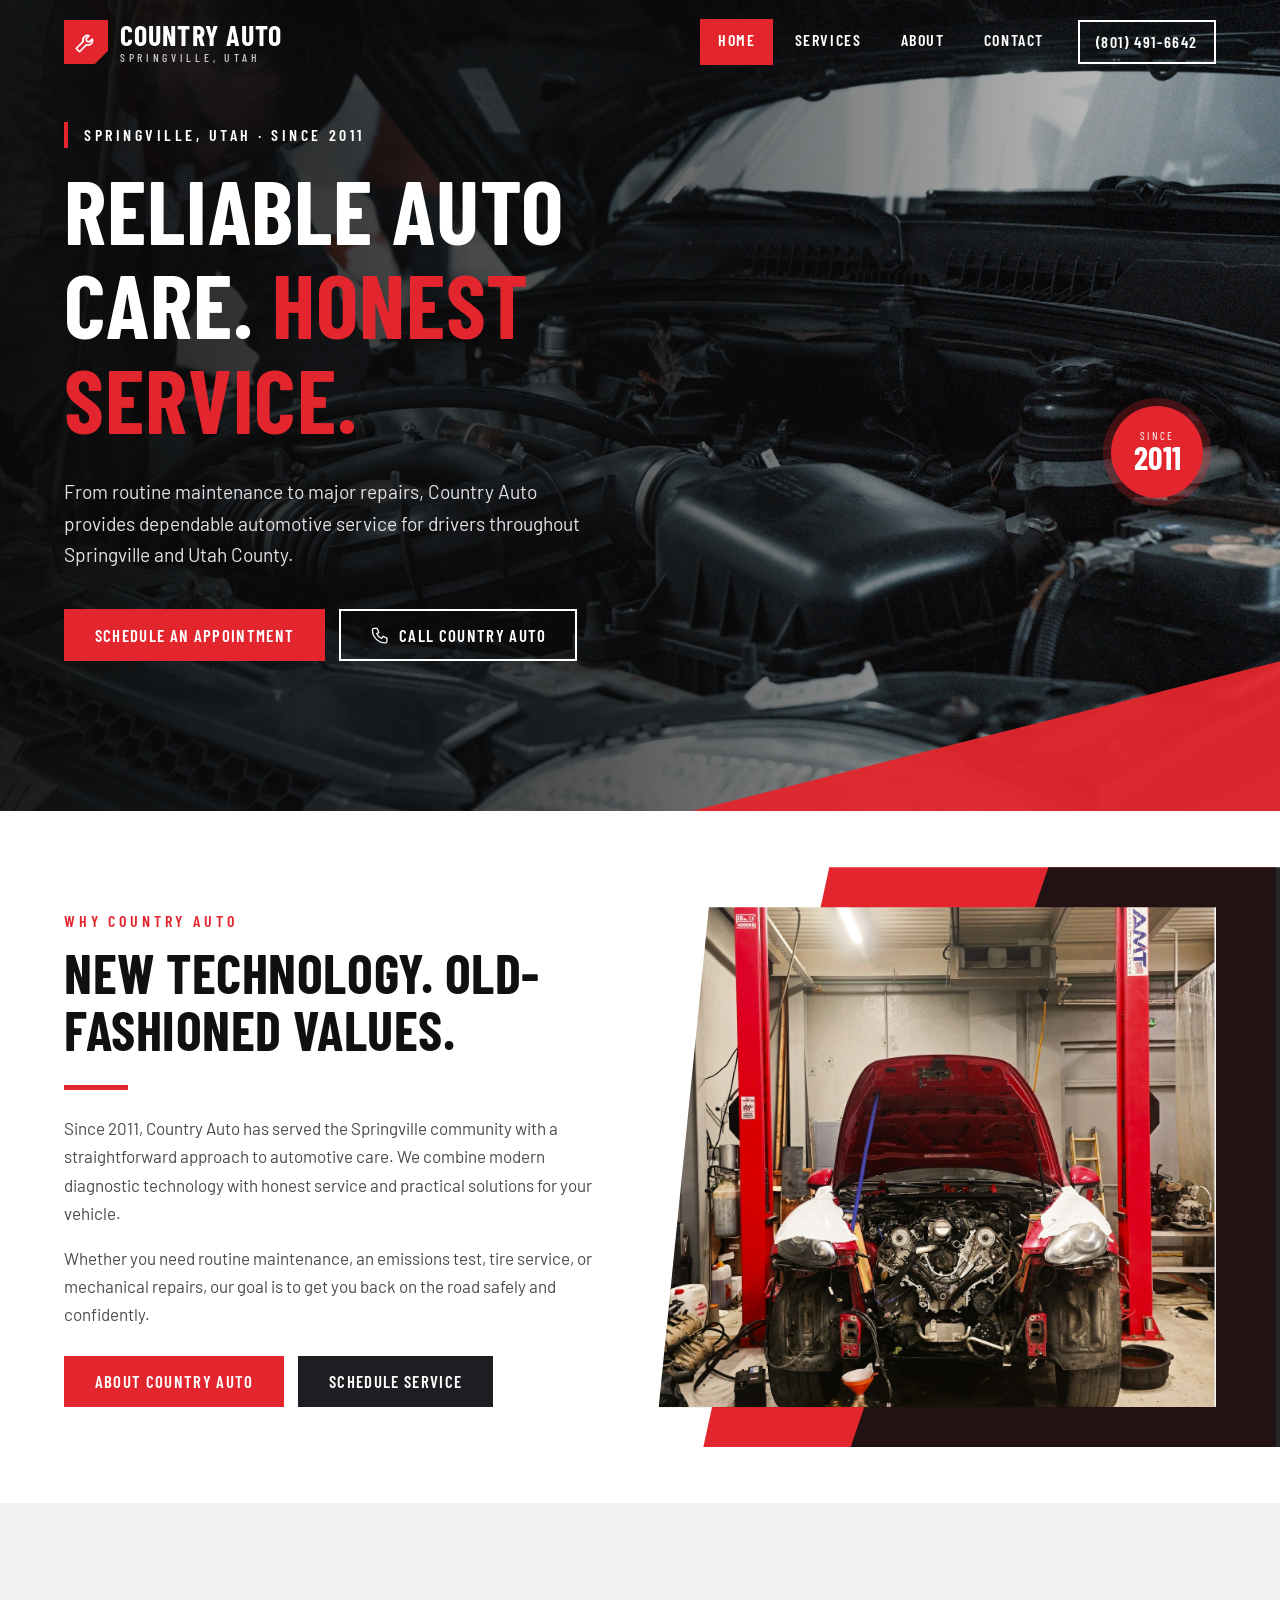
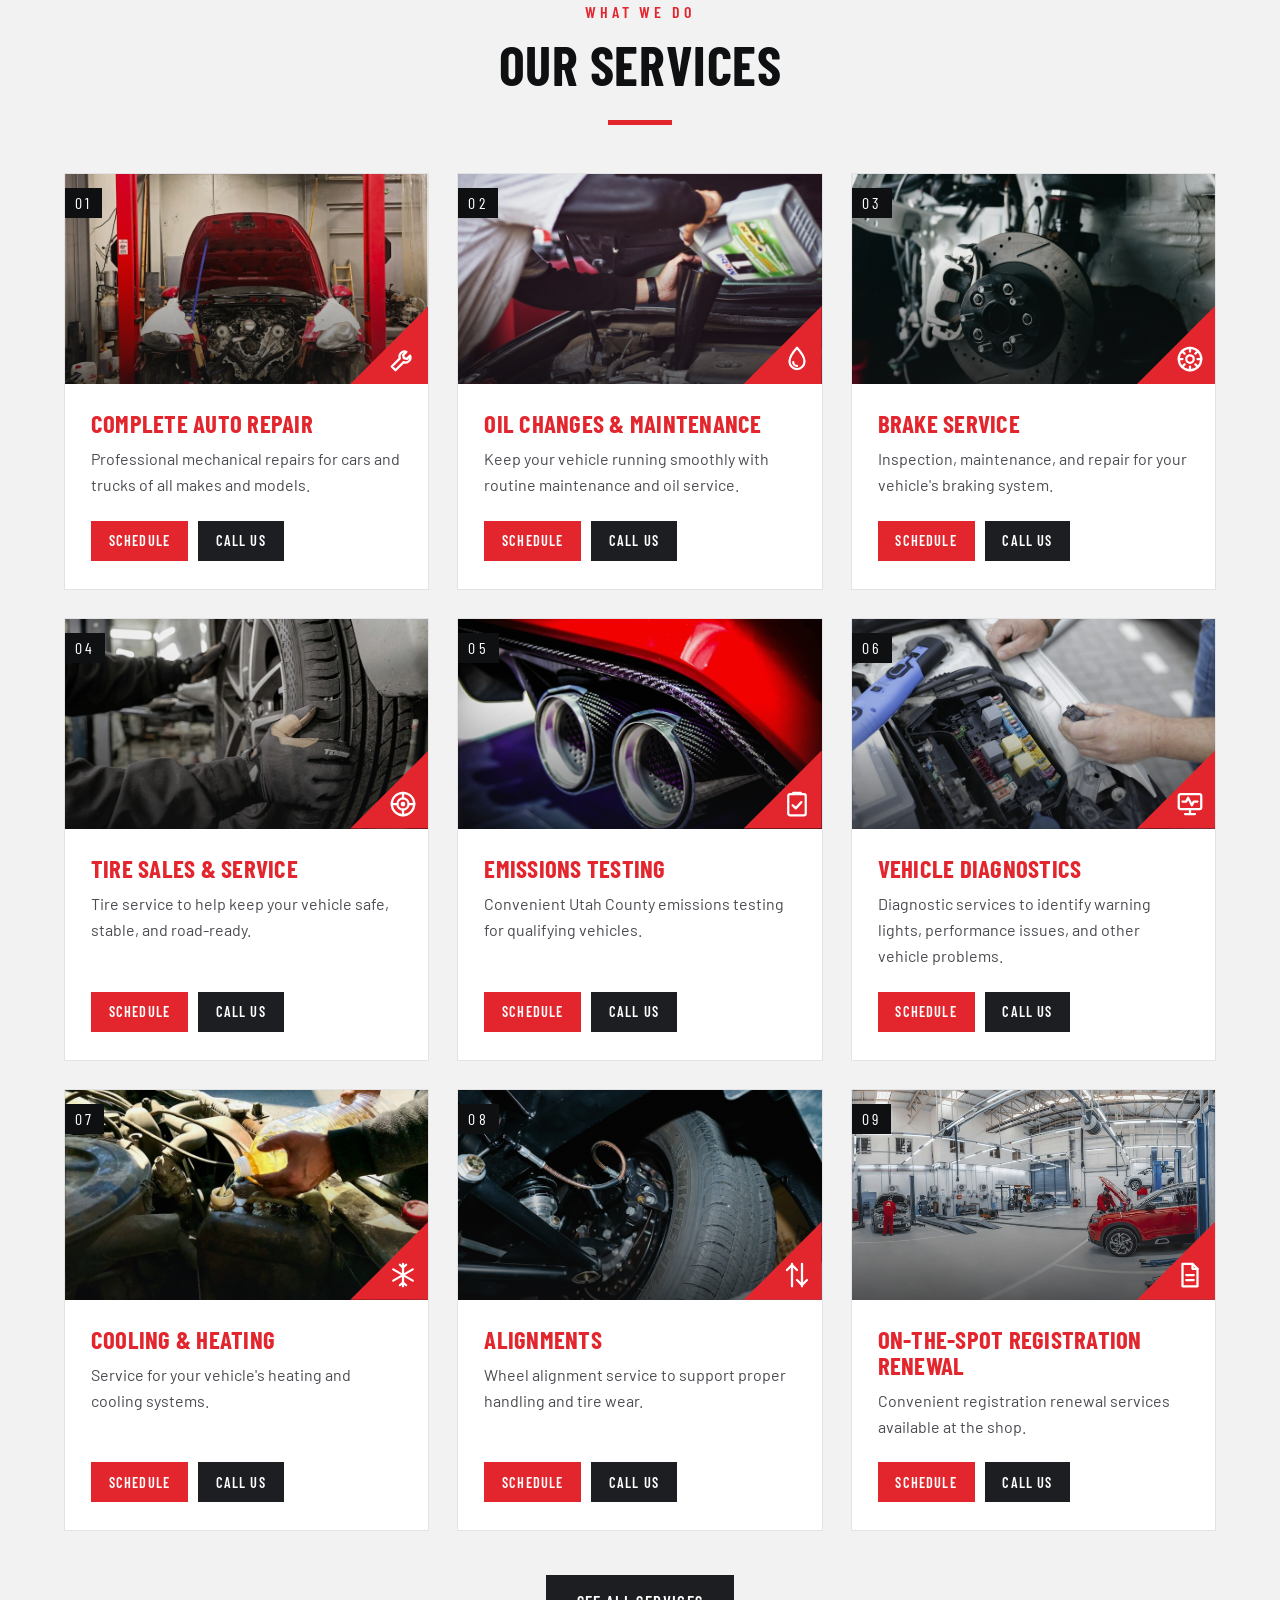
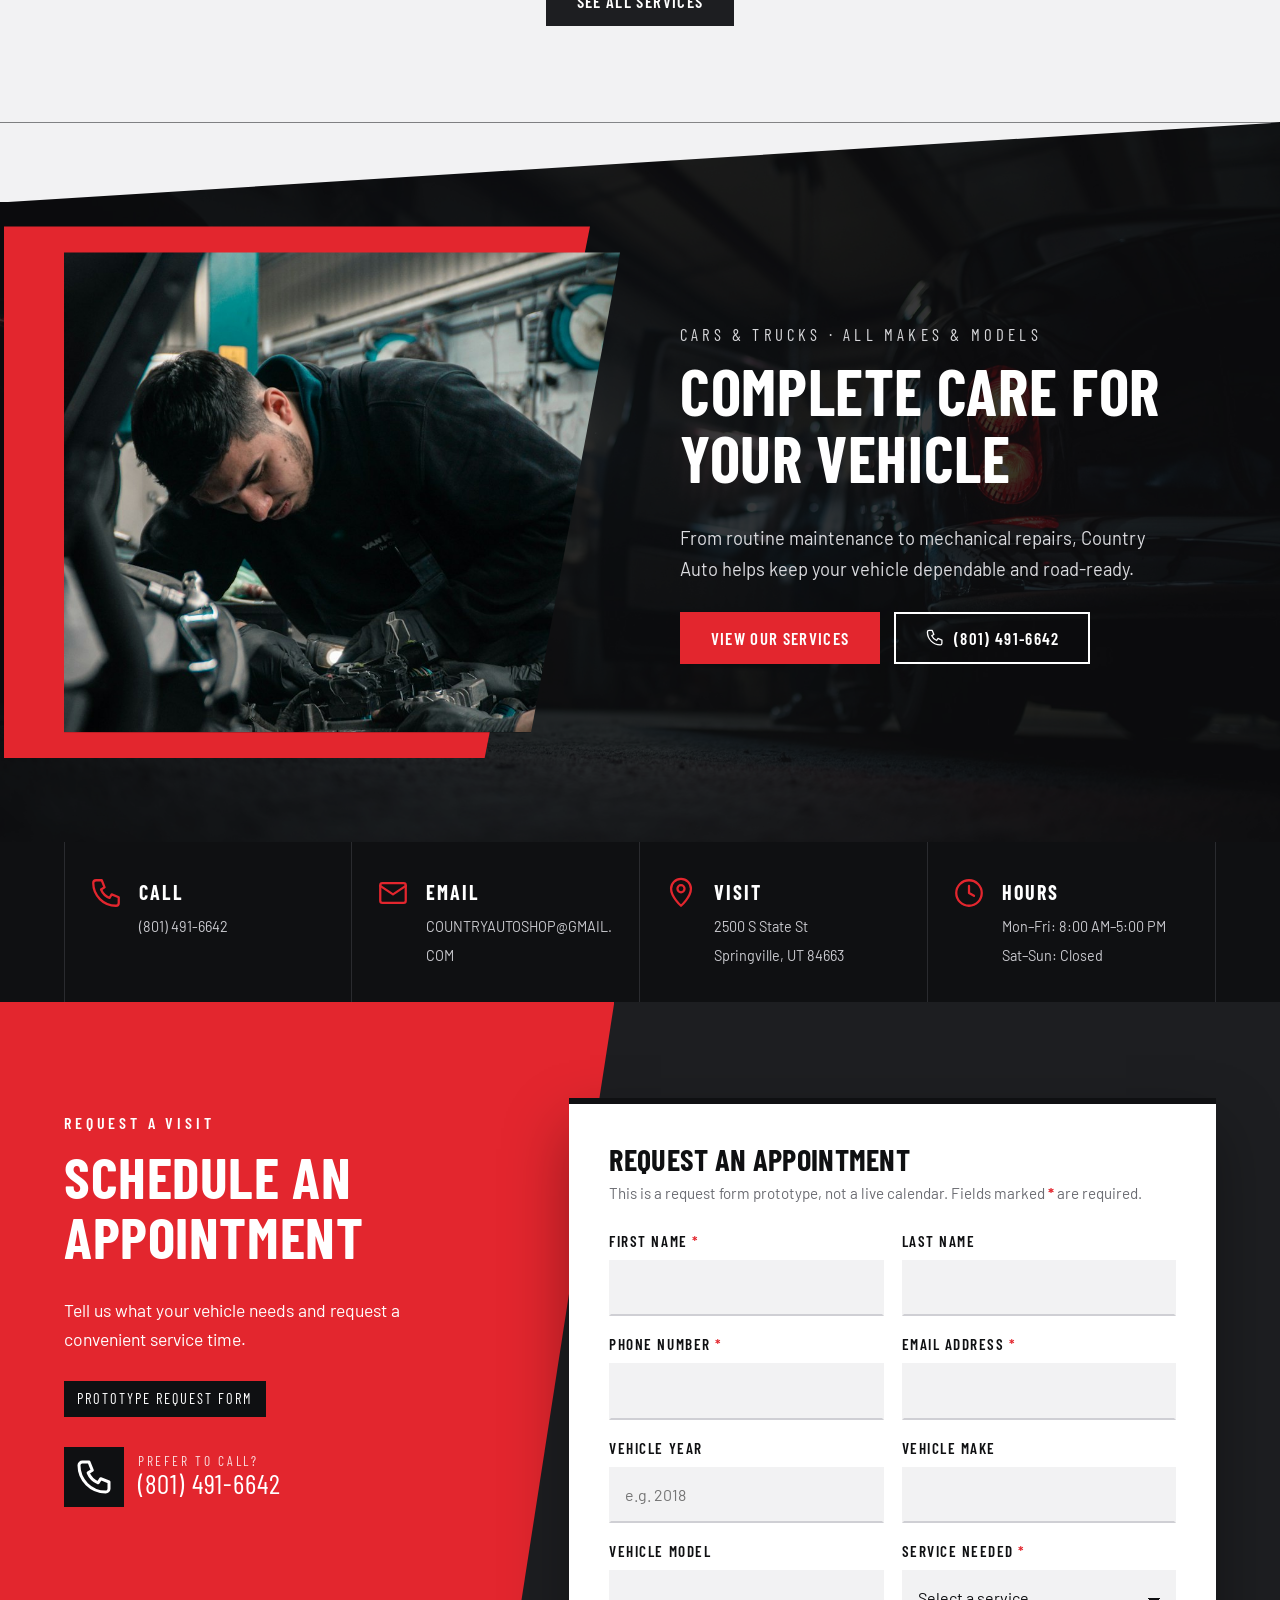
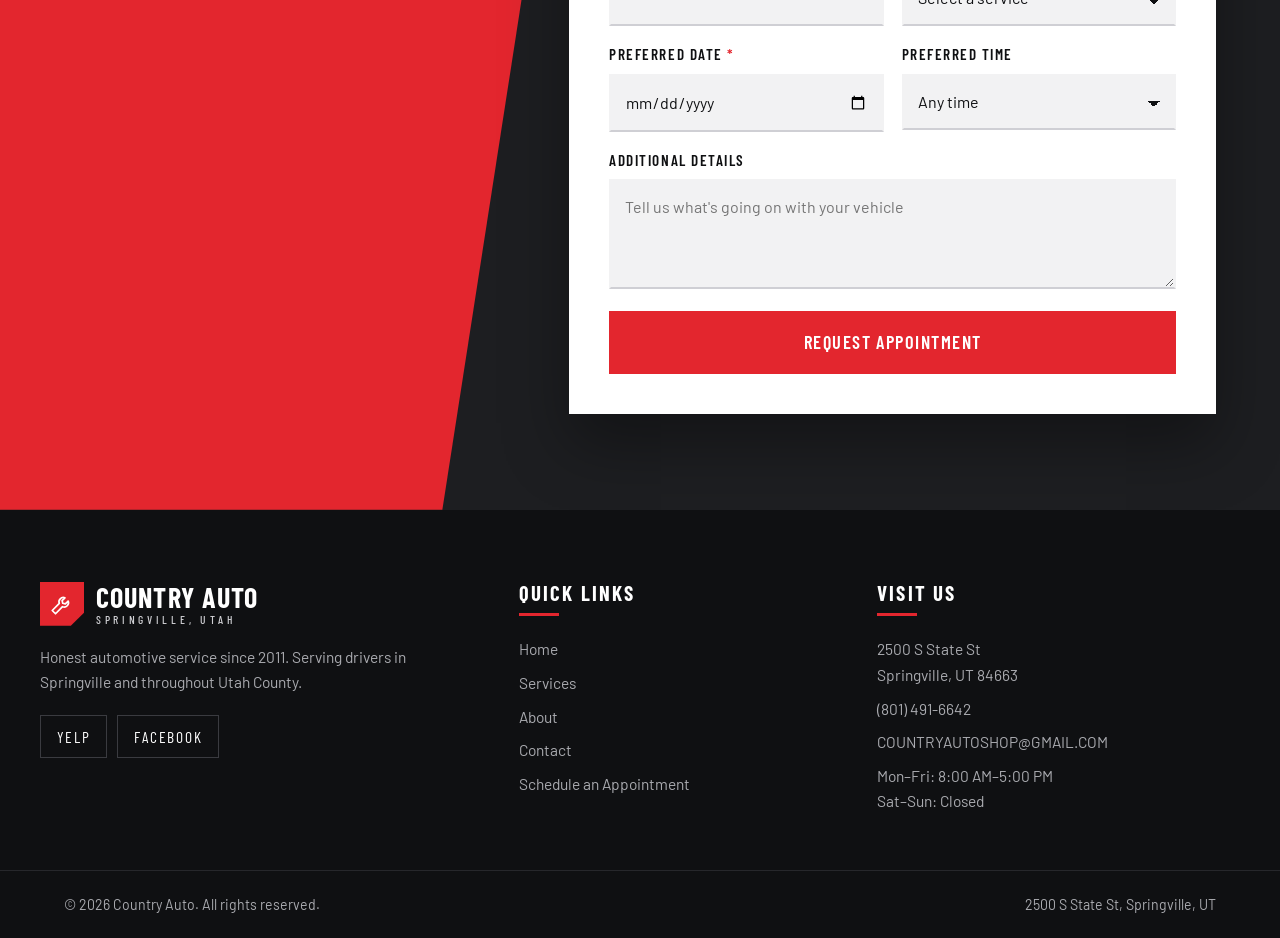
<file: index.html>
<!doctype html>
<html lang="en"><head><meta charset="utf-8"><meta name="viewport" content="width=device-width,initial-scale=1">
<title>Country Auto | Auto Repair in Springville, UT</title><meta name="description" content="Country Auto provides dependable auto repair and maintenance in Springville, Utah. Honest service since 2011.">
<link rel="preconnect" href="https://fonts.googleapis.com"><link rel="preconnect" href="https://fonts.gstatic.com" crossorigin>
<link href="https://fonts.googleapis.com/css2?family=Barlow:wght@400;500;600&family=Barlow+Condensed:wght@500;600;700&display=swap" rel="stylesheet">
<link rel="stylesheet" href="css/style.css"></head><body>
<header class="site-header"><div class="wrap">
  <a class="logo" href="index.html" aria-label="Country Auto home"><span class="logo-mark"><i data-icon="wrench" class=""></i></span><span><b>Country Auto</b><small>Springville, Utah</small></span></a>
  <button class="nav-toggle" aria-label="Menu" aria-expanded="false">&#9776;</button>
  <nav class="nav"><a href="index.html" class="active">Home</a><a href="services.html">Services</a><a href="about.html">About</a><a href="contact.html">Contact</a><a class="nav-call" href="tel:+18014916642">(801) 491-6642</a></nav>
</div></header>
<section class="hero"><div class="wrap"><div class="hero-copy">
<span class="eyebrow">Springville, Utah &middot; Since 2011</span>
<h1>Reliable Auto Care. <span>Honest Service.</span></h1>
<p>From routine maintenance to major repairs, Country Auto provides dependable automotive service for drivers throughout Springville and Utah County.</p>
<div class="btns"><a class="btn" href="#appointment">Schedule an Appointment</a><a class="btn ghost" href="tel:+18014916642"><i data-icon="phone" class=""></i> Call Country Auto</a></div></div></div>
<div class="hero-badge"><div><small>Since</small><b>2011</b></div></div></section>

<section class="section"><div class="wrap split">
<div class="copy"><span class="kicker">Why Country Auto</span><h2>New Technology. Old-Fashioned Values.</h2><div class="rule"></div>
<p>Since 2011, Country Auto has served the Springville community with a straightforward approach to automotive care. We combine modern diagnostic technology with honest service and practical solutions for your vehicle.</p>
<p>Whether you need routine maintenance, an emissions test, tire service, or mechanical repairs, our goal is to get you back on the road safely and confidently.</p>
<div class="btns"><a class="btn" href="about.html">About Country Auto</a><a class="btn dark" href="#appointment">Schedule Service</a></div></div>
<div class="vehicle"><img src="img/why.jpg" alt="Vehicle with open hood on a lift in a repair garage" loading="lazy"></div>
</div></section>

<section class="section gray" id="services"><div class="wrap">
<div class="section-head center"><span class="kicker">What We Do</span><h2>Our Services</h2><div class="rule"></div></div>
<div class="cards"><article class="card"><div class="card-top" style="background-image:url(img/svc-repair.jpg)"><span class="num">01</span><i data-icon="wrench" class=""></i></div>
<div class="card-body"><h3>Complete Auto Repair</h3><p>Professional mechanical repairs for cars and trucks of all makes and models.</p><div class="card-actions"><a class="btn sm" href="index.html#appointment">Schedule</a><a class="btn sm dark" href="tel:+18014916642">Call Us</a></div></div></article><article class="card"><div class="card-top" style="background-image:url(img/svc-oil.jpg)"><span class="num">02</span><i data-icon="oil" class=""></i></div>
<div class="card-body"><h3>Oil Changes & Maintenance</h3><p>Keep your vehicle running smoothly with routine maintenance and oil service.</p><div class="card-actions"><a class="btn sm" href="index.html#appointment">Schedule</a><a class="btn sm dark" href="tel:+18014916642">Call Us</a></div></div></article><article class="card"><div class="card-top" style="background-image:url(img/svc-brake.jpg)"><span class="num">03</span><i data-icon="brake" class=""></i></div>
<div class="card-body"><h3>Brake Service</h3><p>Inspection, maintenance, and repair for your vehicle's braking system.</p><div class="card-actions"><a class="btn sm" href="index.html#appointment">Schedule</a><a class="btn sm dark" href="tel:+18014916642">Call Us</a></div></div></article><article class="card"><div class="card-top" style="background-image:url(img/svc-tire.jpg)"><span class="num">04</span><i data-icon="tire" class=""></i></div>
<div class="card-body"><h3>Tire Sales & Service</h3><p>Tire service to help keep your vehicle safe, stable, and road-ready.</p><div class="card-actions"><a class="btn sm" href="index.html#appointment">Schedule</a><a class="btn sm dark" href="tel:+18014916642">Call Us</a></div></div></article><article class="card"><div class="card-top" style="background-image:url(img/svc-emissions.jpg)"><span class="num">05</span><i data-icon="emissions" class=""></i></div>
<div class="card-body"><h3>Emissions Testing</h3><p>Convenient Utah County emissions testing for qualifying vehicles.</p><div class="card-actions"><a class="btn sm" href="index.html#appointment">Schedule</a><a class="btn sm dark" href="tel:+18014916642">Call Us</a></div></div></article><article class="card"><div class="card-top" style="background-image:url(img/svc-diag.jpg)"><span class="num">06</span><i data-icon="diag" class=""></i></div>
<div class="card-body"><h3>Vehicle Diagnostics</h3><p>Diagnostic services to identify warning lights, performance issues, and other vehicle problems.</p><div class="card-actions"><a class="btn sm" href="index.html#appointment">Schedule</a><a class="btn sm dark" href="tel:+18014916642">Call Us</a></div></div></article><article class="card"><div class="card-top" style="background-image:url(img/svc-cooling.jpg)"><span class="num">07</span><i data-icon="climate" class=""></i></div>
<div class="card-body"><h3>Cooling & Heating</h3><p>Service for your vehicle's heating and cooling systems.</p><div class="card-actions"><a class="btn sm" href="index.html#appointment">Schedule</a><a class="btn sm dark" href="tel:+18014916642">Call Us</a></div></div></article><article class="card"><div class="card-top" style="background-image:url(img/svc-align.jpg)"><span class="num">08</span><i data-icon="align" class=""></i></div>
<div class="card-body"><h3>Alignments</h3><p>Wheel alignment service to support proper handling and tire wear.</p><div class="card-actions"><a class="btn sm" href="index.html#appointment">Schedule</a><a class="btn sm dark" href="tel:+18014916642">Call Us</a></div></div></article><article class="card"><div class="card-top" style="background-image:url(img/svc-reg.jpg)"><span class="num">09</span><i data-icon="doc" class=""></i></div>
<div class="card-body"><h3>On-the-Spot Registration Renewal</h3><p>Convenient registration renewal services available at the shop.</p><div class="card-actions"><a class="btn sm" href="index.html#appointment">Schedule</a><a class="btn sm dark" href="tel:+18014916642">Call Us</a></div></div></article></div>
<div style="text-align:center;margin-top:44px"><a class="btn dark" href="services.html">See All Services</a></div>
</div></section>

<section class="section promo" style="padding:0"><div class="wrap">
<div class="promo-img"><img src="img/mechanic.jpg" alt="Technician working under the hood of a vehicle" loading="lazy"></div>
<div class="promo-copy"><span class="small">Cars &amp; Trucks &middot; All Makes &amp; Models</span><h2>Complete Care for Your Vehicle</h2>
<p>From routine maintenance to mechanical repairs, Country Auto helps keep your vehicle dependable and road-ready.</p>
<div class="btns"><a class="btn" href="services.html">View Our Services</a><a class="btn ghost" href="tel:+18014916642"><i data-icon="phone" class=""></i> (801) 491-6642</a></div></div>
</div></section>

<section class="info-bar"><div class="wrap">
<a class="info-item" href="tel:+18014916642"><i data-icon="phone" class=""></i><div><b>Call</b><span>(801) 491-6642</span></div></a>
<a class="info-item" href="mailto:COUNTRYAUTOSHOP@GMAIL.COM"><i data-icon="mail" class=""></i><div><b>Email</b><span>COUNTRYAUTOSHOP@GMAIL.COM</span></div></a>
<a class="info-item" href="https://www.google.com/maps/dir/?api=1&destination=2500%20S%20State%20St%2C%20Springville%2C%20UT%2084663" target="_blank" rel="noopener"><i data-icon="pin" class=""></i><div><b>Visit</b><span>2500 S State St<br>Springville, UT 84663</span></div></a>
<div class="info-item"><i data-icon="clock" class=""></i><div><b>Hours</b><span>Mon–Fri: 8:00 AM–5:00 PM<br>Sat–Sun: Closed</span></div></div>
</div></section>
<section class="appt" id="appointment"><div class="wrap">
<div class="appt-copy"><span class="kicker" style="color:#fff">Request a Visit</span><h2>Schedule an Appointment</h2><p>Tell us what your vehicle needs and request a convenient service time.</p><span class="proto">Prototype request form</span>
<div class="call"><i data-icon="phone" class=""></i><span><small>Prefer to call?</small><a href="tel:+18014916642">(801) 491-6642</a></span></div></div>
<div class="form-card">
<h3>Request an Appointment</h3><p class="note">This is a request form prototype, not a live calendar. Fields marked <b style="color:var(--red)">*</b> are required.</p>
<form class="appt-form">
<div class="form-grid">
<div class="field"><label for="fn">First Name <i>*</i></label><input id="fn" name="first_name" autocomplete="given-name" required></div>
<div class="field"><label for="ln">Last Name</label><input id="ln" name="last_name" autocomplete="family-name"></div>
<div class="field"><label for="ph">Phone Number <i>*</i></label><input id="ph" name="phone" type="tel" autocomplete="tel" required></div>
<div class="field"><label for="em">Email Address <i>*</i></label><input id="em" name="email" type="email" autocomplete="email" required></div>
<div class="field"><label for="vy">Vehicle Year</label><input id="vy" name="vehicle_year" inputmode="numeric" maxlength="4" placeholder="e.g. 2018"></div>
<div class="field"><label for="vm">Vehicle Make</label><input id="vm" name="vehicle_make"></div>
<div class="field"><label for="vo">Vehicle Model</label><input id="vo" name="vehicle_model"></div>
<div class="field"><label for="sv">Service Needed <i>*</i></label><select id="sv" name="service" required><option value="">Select a service</option><option>Mechanical Auto Repair</option><option>Oil Changes &amp; Maintenance</option><option>Brake Service</option><option>Tire Sales &amp; Service</option><option>Emissions Testing</option><option>Vehicle Diagnostics</option><option>Wheel Alignments</option><option>Cooling &amp; Heating</option><option>Electronic Tune-Ups</option><option>Timing Belt Service</option><option>On-the-Spot Registration Renewal</option><option>Not sure / Other</option></select></div>
<div class="field"><label for="dt">Preferred Date <i>*</i></label><input id="dt" name="date" type="date" required></div>
<div class="field"><label for="tm">Preferred Time</label><select id="tm" name="time"><option value="">Any time</option><option>Morning (8 AM–12 PM)</option><option>Afternoon (12 PM–5 PM)</option></select></div>
<div class="field full"><label for="dd">Additional Details</label><textarea id="dd" name="details" placeholder="Tell us what's going on with your vehicle"></textarea></div>
</div>
<button class="btn" type="submit">Request Appointment</button>
<div class="form-status" role="status" aria-live="polite"></div>
</form></div>
</div></section>
<footer class="site-footer"><div class="wrap footer-main">
  <div><a class="logo" href="index.html"><span class="logo-mark"><i data-icon="wrench" class=""></i></span><span><b>Country Auto</b><small>Springville, Utah</small></span></a>
  <p style="max-width:380px">Honest automotive service since 2011. Serving drivers in Springville and throughout Utah County.</p>
  <div class="socials"><a href="https://www.yelp.com/biz/country-auto-springville" target="_blank" rel="noopener">Yelp</a><a href="https://www.facebook.com/CountryAutoUT" target="_blank" rel="noopener">Facebook</a></div></div>
  <div><h4>Quick Links</h4><ul><li><a href="index.html">Home</a></li><li><a href="services.html">Services</a></li><li><a href="about.html">About</a></li><li><a href="contact.html">Contact</a></li><li><a href="index.html#appointment">Schedule an Appointment</a></li></ul></div>
  <div><h4>Visit Us</h4><address><span>2500 S State St<br>Springville, UT 84663</span><a href="tel:+18014916642">(801) 491-6642</a><a href="mailto:COUNTRYAUTOSHOP@GMAIL.COM">COUNTRYAUTOSHOP@GMAIL.COM</a><span>Mon–Fri: 8:00 AM–5:00 PM<br>Sat–Sun: Closed</span></address></div>
</div><div class="footer-bottom"><div class="wrap"><span>&copy; 2026 Country Auto. All rights reserved.</span><span>2500 S State St, Springville, UT</span></div></div></footer>
<script src="js/main.js"></script></body></html>
</file>
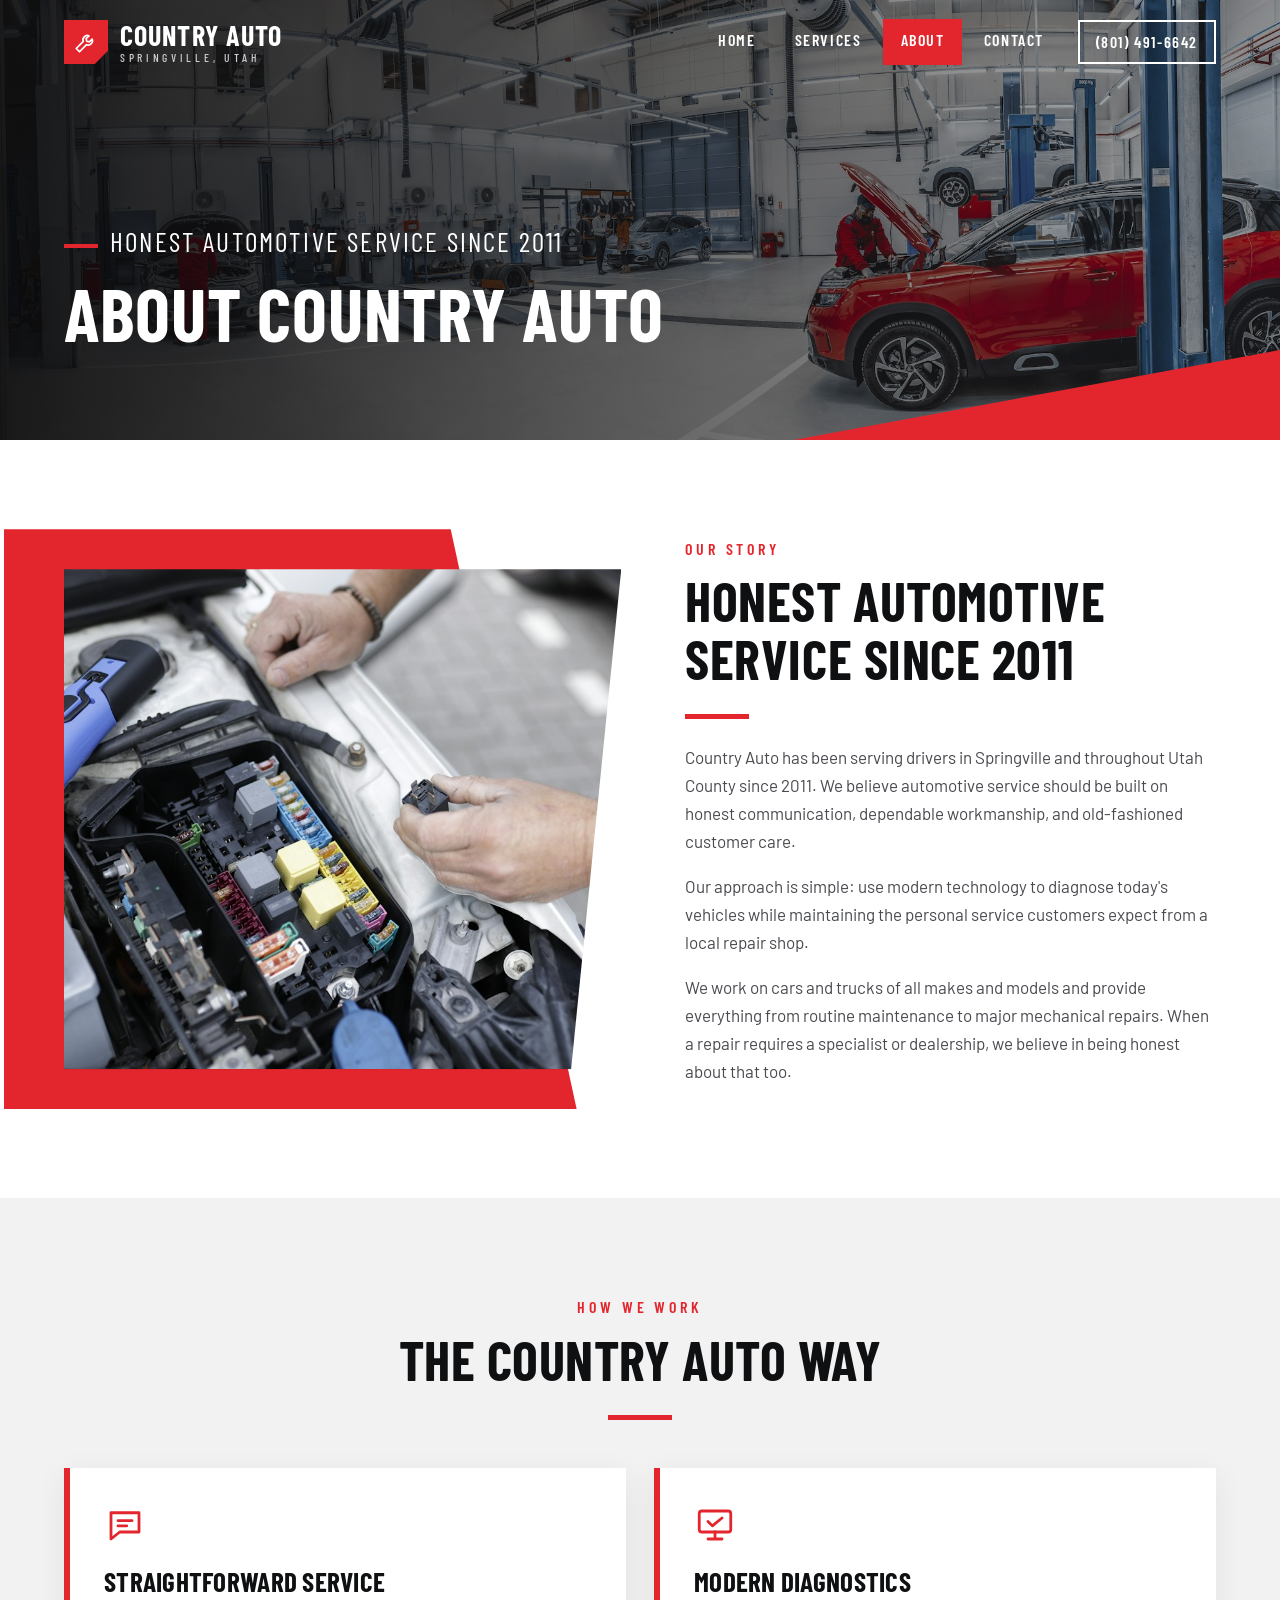
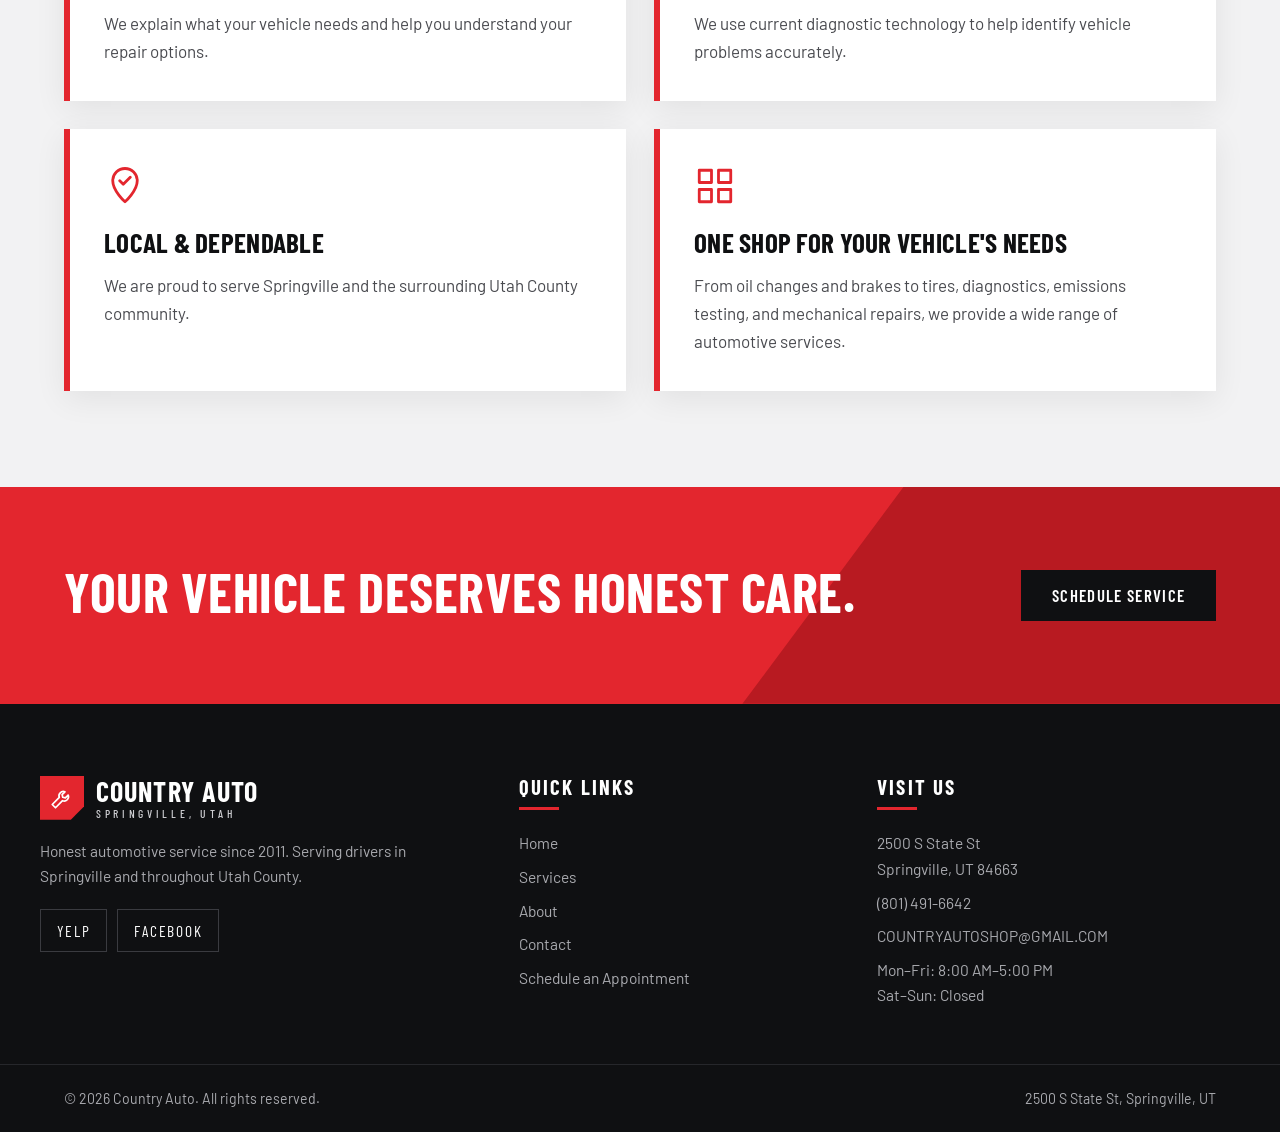
<file: about.html>
<!doctype html>
<html lang="en"><head><meta charset="utf-8"><meta name="viewport" content="width=device-width,initial-scale=1">
<title>About Country Auto | Springville, UT</title><meta name="description" content="Honest automotive service in Springville and Utah County since 2011.">
<link rel="preconnect" href="https://fonts.googleapis.com"><link rel="preconnect" href="https://fonts.gstatic.com" crossorigin>
<link href="https://fonts.googleapis.com/css2?family=Barlow:wght@400;500;600&family=Barlow+Condensed:wght@500;600;700&display=swap" rel="stylesheet">
<link rel="stylesheet" href="css/style.css"></head><body>
<header class="site-header"><div class="wrap">
  <a class="logo" href="index.html" aria-label="Country Auto home"><span class="logo-mark"><i data-icon="wrench" class=""></i></span><span><b>Country Auto</b><small>Springville, Utah</small></span></a>
  <button class="nav-toggle" aria-label="Menu" aria-expanded="false">&#9776;</button>
  <nav class="nav"><a href="index.html">Home</a><a href="services.html">Services</a><a href="about.html" class="active">About</a><a href="contact.html">Contact</a><a class="nav-call" href="tel:+18014916642">(801) 491-6642</a></nav>
</div></header>
<section class="page-hero" style="background-image:url(img/about-hero.jpg)"><div class="wrap"><div class="sub">Honest Automotive Service Since 2011</div><h1>About Country Auto</h1></div></section>
<section class="section"><div class="wrap split rev">
<div class="vehicle left"><img src="img/about-split.jpg" alt="Mechanic using a tool on a vehicle" loading="lazy"></div>
<div class="copy"><span class="kicker">Our Story</span><h2>Honest Automotive Service Since 2011</h2><div class="rule"></div>
<p>Country Auto has been serving drivers in Springville and throughout Utah County since 2011. We believe automotive service should be built on honest communication, dependable workmanship, and old-fashioned customer care.</p>
<p>Our approach is simple: use modern technology to diagnose today's vehicles while maintaining the personal service customers expect from a local repair shop.</p>
<p>We work on cars and trucks of all makes and models and provide everything from routine maintenance to major mechanical repairs. When a repair requires a specialist or dealership, we believe in being honest about that too.</p></div>
</div></section>
<section class="section gray"><div class="wrap"><div class="section-head center"><span class="kicker">How We Work</span><h2>The Country Auto Way</h2><div class="rule"></div></div>
<div class="tiles"><div class="tile"><i data-icon="chat" class=""></i><h3>Straightforward Service</h3><p>We explain what your vehicle needs and help you understand your repair options.</p></div><div class="tile"><i data-icon="pc" class=""></i><h3>Modern Diagnostics</h3><p>We use current diagnostic technology to help identify vehicle problems accurately.</p></div><div class="tile"><i data-icon="pinlocal" class=""></i><h3>Local & Dependable</h3><p>We are proud to serve Springville and the surrounding Utah County community.</p></div><div class="tile"><i data-icon="all" class=""></i><h3>One Shop for Your Vehicle's Needs</h3><p>From oil changes and brakes to tires, diagnostics, emissions testing, and mechanical repairs, we provide a wide range of automotive services.</p></div></div></div></section>
<section class="cta-band"><div class="wrap"><div><h2>Your Vehicle Deserves Honest Care.</h2></div><a class="btn" href="index.html#appointment">Schedule Service</a></div></section>
<footer class="site-footer"><div class="wrap footer-main">
  <div><a class="logo" href="index.html"><span class="logo-mark"><i data-icon="wrench" class=""></i></span><span><b>Country Auto</b><small>Springville, Utah</small></span></a>
  <p style="max-width:380px">Honest automotive service since 2011. Serving drivers in Springville and throughout Utah County.</p>
  <div class="socials"><a href="https://www.yelp.com/biz/country-auto-springville" target="_blank" rel="noopener">Yelp</a><a href="https://www.facebook.com/CountryAutoUT" target="_blank" rel="noopener">Facebook</a></div></div>
  <div><h4>Quick Links</h4><ul><li><a href="index.html">Home</a></li><li><a href="services.html">Services</a></li><li><a href="about.html">About</a></li><li><a href="contact.html">Contact</a></li><li><a href="index.html#appointment">Schedule an Appointment</a></li></ul></div>
  <div><h4>Visit Us</h4><address><span>2500 S State St<br>Springville, UT 84663</span><a href="tel:+18014916642">(801) 491-6642</a><a href="mailto:COUNTRYAUTOSHOP@GMAIL.COM">COUNTRYAUTOSHOP@GMAIL.COM</a><span>Mon–Fri: 8:00 AM–5:00 PM<br>Sat–Sun: Closed</span></address></div>
</div><div class="footer-bottom"><div class="wrap"><span>&copy; 2026 Country Auto. All rights reserved.</span><span>2500 S State St, Springville, UT</span></div></div></footer>
<script src="js/main.js"></script></body></html>
</file>
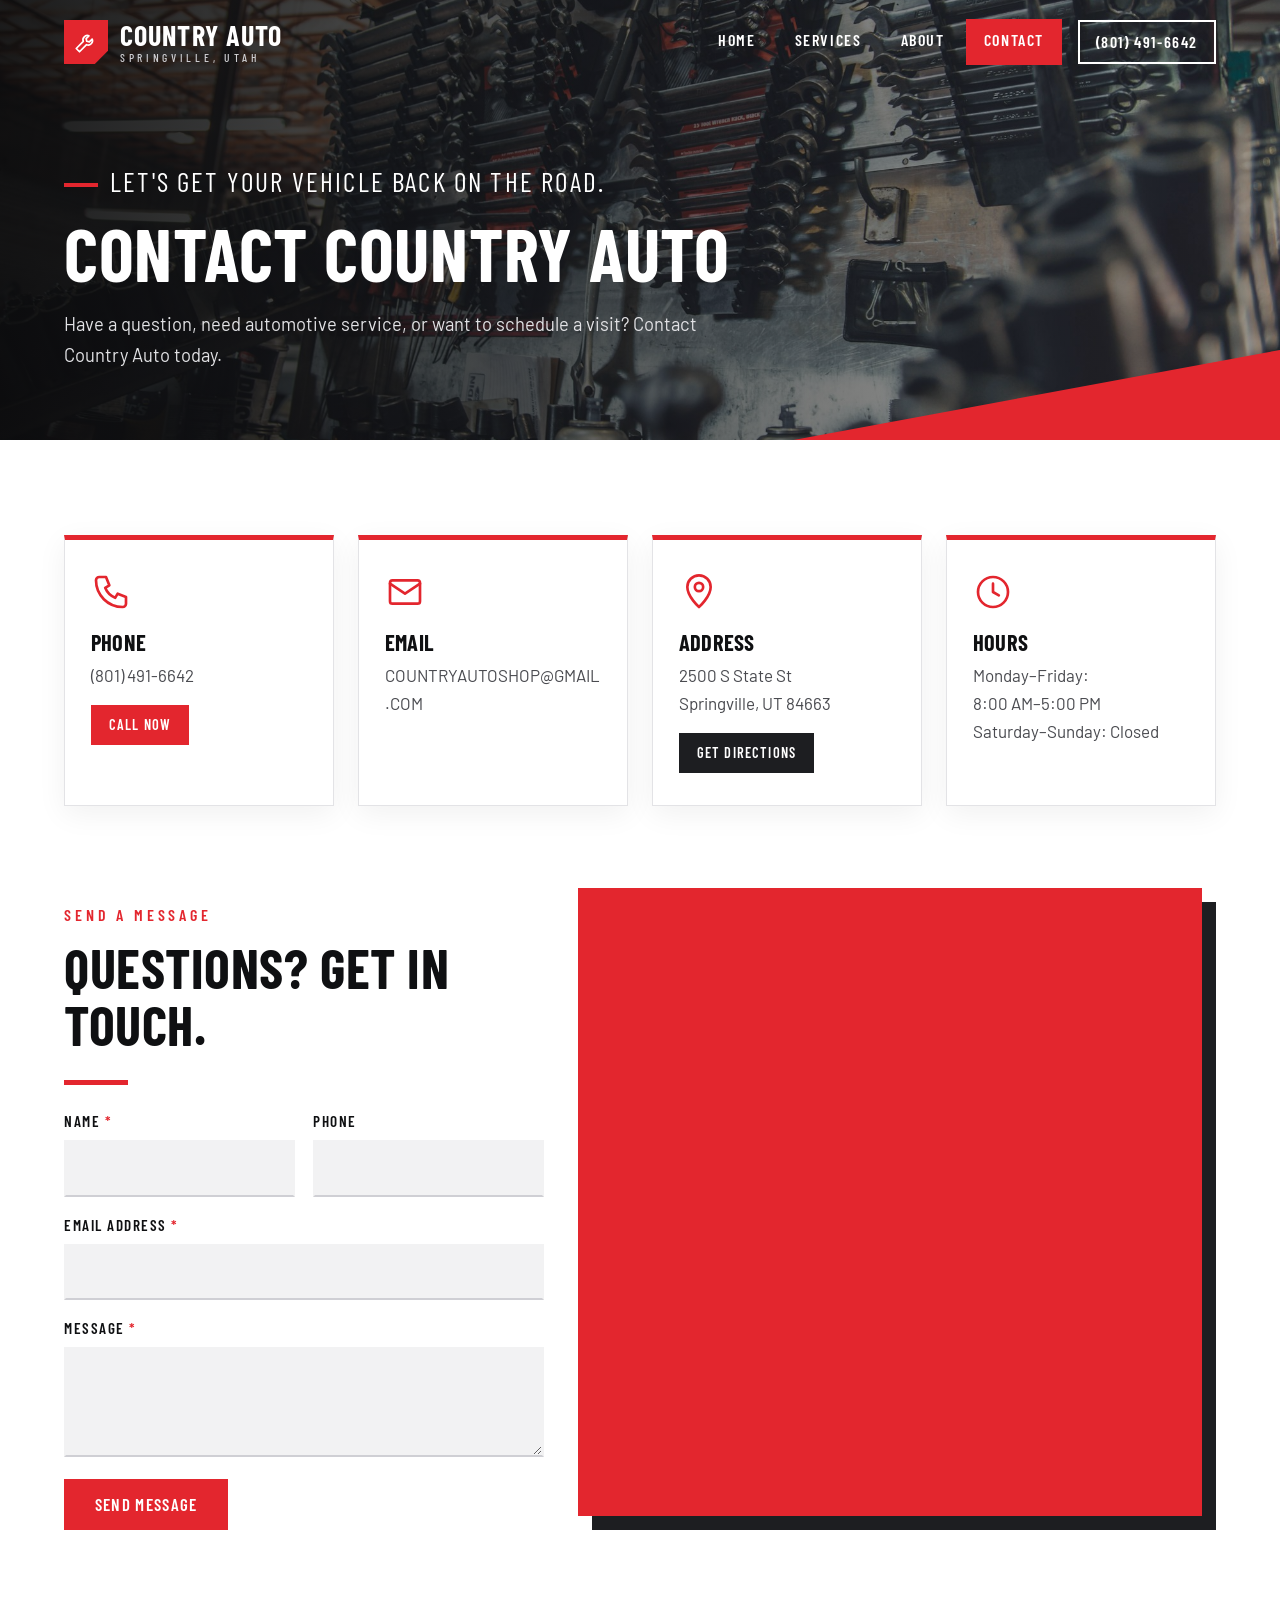
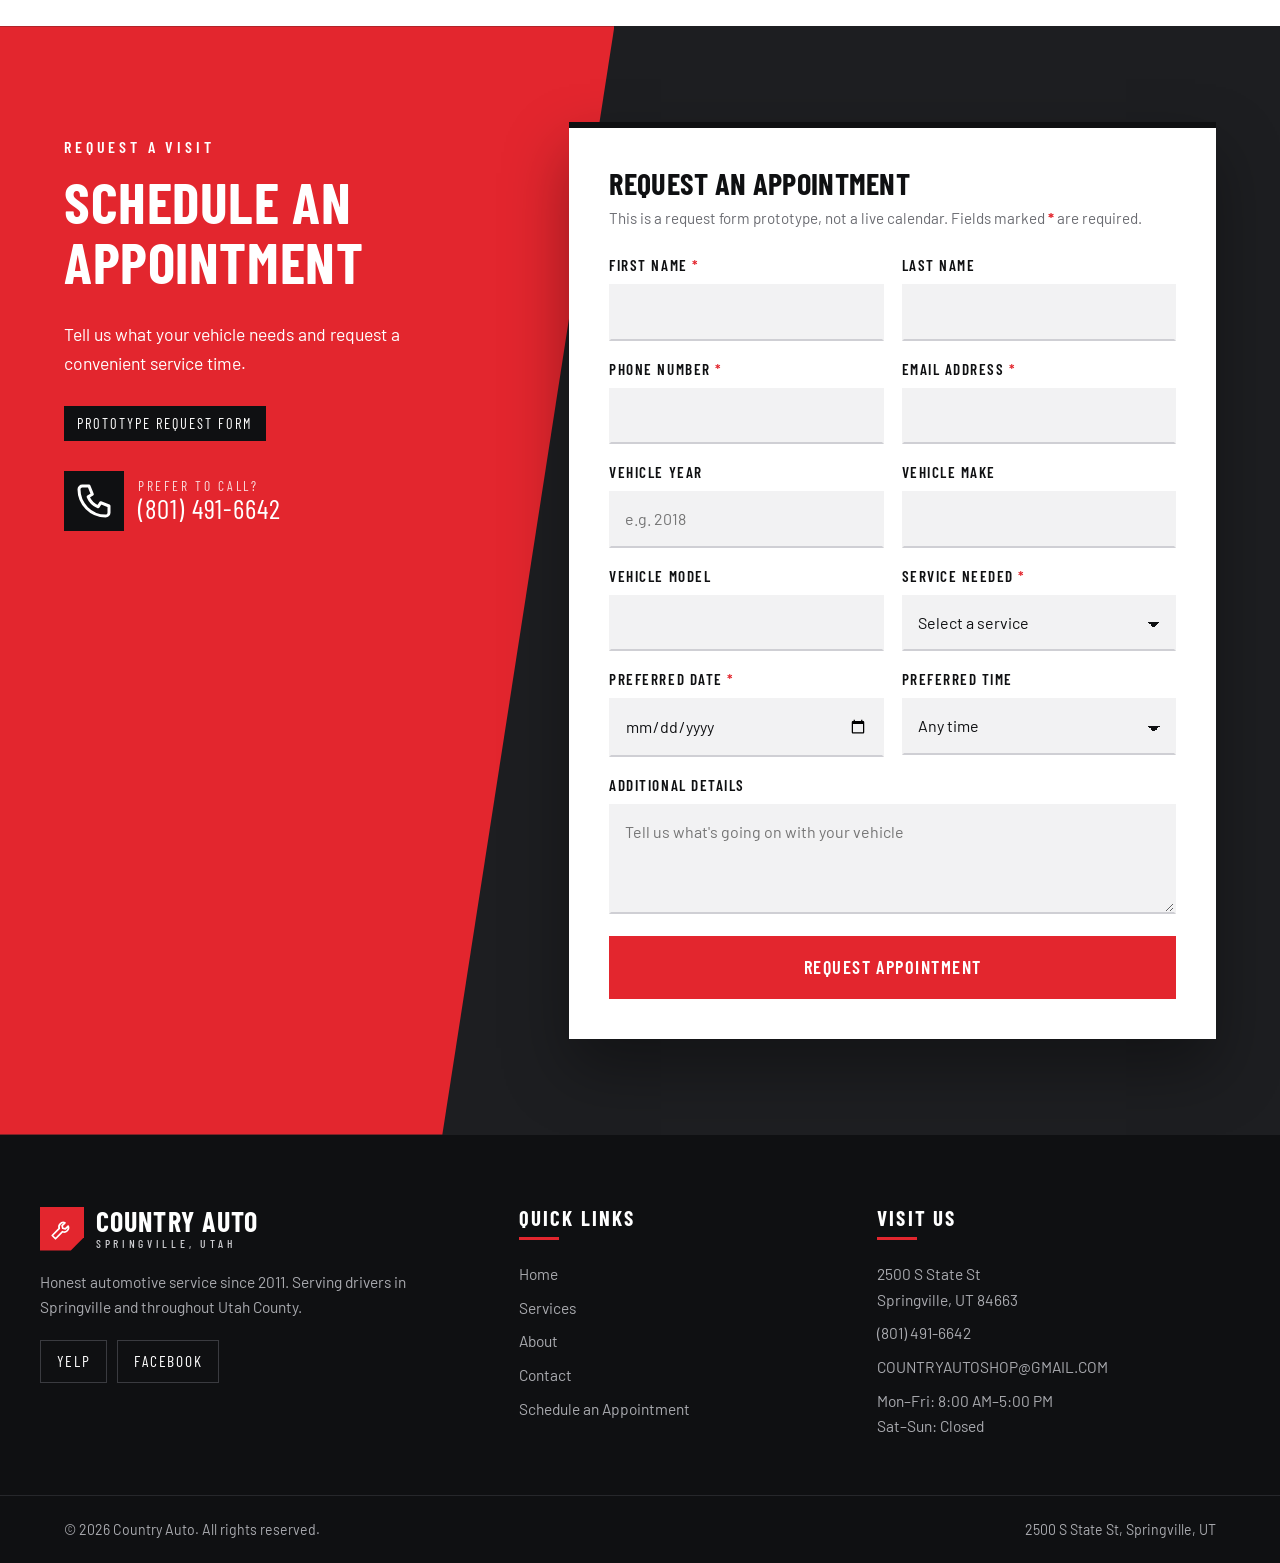
<file: contact.html>
<!doctype html>
<html lang="en"><head><meta charset="utf-8"><meta name="viewport" content="width=device-width,initial-scale=1">
<title>Contact Country Auto | Springville, UT</title><meta name="description" content="Call (801) 491-6642 or visit Country Auto at 2500 S State St, Springville, UT 84663.">
<link rel="preconnect" href="https://fonts.googleapis.com"><link rel="preconnect" href="https://fonts.gstatic.com" crossorigin>
<link href="https://fonts.googleapis.com/css2?family=Barlow:wght@400;500;600&family=Barlow+Condensed:wght@500;600;700&display=swap" rel="stylesheet">
<link rel="stylesheet" href="css/style.css"></head><body>
<header class="site-header"><div class="wrap">
  <a class="logo" href="index.html" aria-label="Country Auto home"><span class="logo-mark"><i data-icon="wrench" class=""></i></span><span><b>Country Auto</b><small>Springville, Utah</small></span></a>
  <button class="nav-toggle" aria-label="Menu" aria-expanded="false">&#9776;</button>
  <nav class="nav"><a href="index.html">Home</a><a href="services.html">Services</a><a href="about.html">About</a><a href="contact.html" class="active">Contact</a><a class="nav-call" href="tel:+18014916642">(801) 491-6642</a></nav>
</div></header>
<section class="page-hero" style="background-image:url(img/tools.jpg)"><div class="wrap"><div class="sub">Let's Get Your Vehicle Back on the Road.</div><h1>Contact Country Auto</h1><p>Have a question, need automotive service, or want to schedule a visit? Contact Country Auto today.</p></div></section>
<section class="section" style="padding-bottom:40px"><div class="wrap"><div class="contact-grid">
<div class="c-card"><i data-icon="phone" class=""></i><h3>Phone</h3><p><a href="tel:+18014916642">(801) 491-6642</a></p><p style="margin-top:16px"><a class="btn sm" href="tel:+18014916642">Call Now</a></p></div>
<div class="c-card"><i data-icon="mail" class=""></i><h3>Email</h3><p><a href="mailto:COUNTRYAUTOSHOP@GMAIL.COM">COUNTRYAUTOSHOP@GMAIL.COM</a></p></div>
<div class="c-card"><i data-icon="pin" class=""></i><h3>Address</h3><p>2500 S State St<br>Springville, UT 84663</p><p style="margin-top:16px"><a class="btn sm dark" href="https://www.google.com/maps/dir/?api=1&destination=2500%20S%20State%20St%2C%20Springville%2C%20UT%2084663" target="_blank" rel="noopener">Get Directions</a></p></div>
<div class="c-card"><i data-icon="clock" class=""></i><h3>Hours</h3><p>Monday–Friday:<br>8:00 AM–5:00 PM<br>Saturday–Sunday: Closed</p></div>
</div></div></section>
<section class="section" style="padding-top:56px"><div class="wrap map-row">
<div><span class="kicker">Send a Message</span><h2>Questions? Get in Touch.</h2><div class="rule"></div>
<form class="appt-form"><div class="form-grid">
<div class="field"><label for="cn">Name <i>*</i></label><input id="cn" name="first_name" required autocomplete="name"></div>
<div class="field"><label for="cp">Phone</label><input id="cp" name="phone" type="tel" autocomplete="tel"></div>
<div class="field full"><label for="ce">Email Address <i>*</i></label><input id="ce" name="email" type="email" required autocomplete="email"></div>
<div class="field full"><label for="cm">Message <i>*</i></label><textarea id="cm" name="message" required></textarea></div></div>
<button class="btn" type="submit" style="margin-top:22px">Send Message</button><div class="form-status" role="status" aria-live="polite"></div></form></div>
<div class="map-box"><iframe title="Map showing Country Auto at 2500 S State St, Springville, UT" loading="lazy" referrerpolicy="no-referrer-when-downgrade" src="https://www.google.com/maps?q=2500%20S%20State%20St%2C%20Springville%2C%20UT%2084663&output=embed"></iframe></div>
</div></section>
<section class="appt" id="appointment"><div class="wrap">
<div class="appt-copy"><span class="kicker" style="color:#fff">Request a Visit</span><h2>Schedule an Appointment</h2><p>Tell us what your vehicle needs and request a convenient service time.</p><span class="proto">Prototype request form</span>
<div class="call"><i data-icon="phone" class=""></i><span><small>Prefer to call?</small><a href="tel:+18014916642">(801) 491-6642</a></span></div></div>
<div class="form-card">
<h3>Request an Appointment</h3><p class="note">This is a request form prototype, not a live calendar. Fields marked <b style="color:var(--red)">*</b> are required.</p>
<form class="appt-form">
<div class="form-grid">
<div class="field"><label for="fn">First Name <i>*</i></label><input id="fn" name="first_name" autocomplete="given-name" required></div>
<div class="field"><label for="ln">Last Name</label><input id="ln" name="last_name" autocomplete="family-name"></div>
<div class="field"><label for="ph">Phone Number <i>*</i></label><input id="ph" name="phone" type="tel" autocomplete="tel" required></div>
<div class="field"><label for="em">Email Address <i>*</i></label><input id="em" name="email" type="email" autocomplete="email" required></div>
<div class="field"><label for="vy">Vehicle Year</label><input id="vy" name="vehicle_year" inputmode="numeric" maxlength="4" placeholder="e.g. 2018"></div>
<div class="field"><label for="vm">Vehicle Make</label><input id="vm" name="vehicle_make"></div>
<div class="field"><label for="vo">Vehicle Model</label><input id="vo" name="vehicle_model"></div>
<div class="field"><label for="sv">Service Needed <i>*</i></label><select id="sv" name="service" required><option value="">Select a service</option><option>Mechanical Auto Repair</option><option>Oil Changes &amp; Maintenance</option><option>Brake Service</option><option>Tire Sales &amp; Service</option><option>Emissions Testing</option><option>Vehicle Diagnostics</option><option>Wheel Alignments</option><option>Cooling &amp; Heating</option><option>Electronic Tune-Ups</option><option>Timing Belt Service</option><option>On-the-Spot Registration Renewal</option><option>Not sure / Other</option></select></div>
<div class="field"><label for="dt">Preferred Date <i>*</i></label><input id="dt" name="date" type="date" required></div>
<div class="field"><label for="tm">Preferred Time</label><select id="tm" name="time"><option value="">Any time</option><option>Morning (8 AM–12 PM)</option><option>Afternoon (12 PM–5 PM)</option></select></div>
<div class="field full"><label for="dd">Additional Details</label><textarea id="dd" name="details" placeholder="Tell us what's going on with your vehicle"></textarea></div>
</div>
<button class="btn" type="submit">Request Appointment</button>
<div class="form-status" role="status" aria-live="polite"></div>
</form></div>
</div></section>
<footer class="site-footer"><div class="wrap footer-main">
  <div><a class="logo" href="index.html"><span class="logo-mark"><i data-icon="wrench" class=""></i></span><span><b>Country Auto</b><small>Springville, Utah</small></span></a>
  <p style="max-width:380px">Honest automotive service since 2011. Serving drivers in Springville and throughout Utah County.</p>
  <div class="socials"><a href="https://www.yelp.com/biz/country-auto-springville" target="_blank" rel="noopener">Yelp</a><a href="https://www.facebook.com/CountryAutoUT" target="_blank" rel="noopener">Facebook</a></div></div>
  <div><h4>Quick Links</h4><ul><li><a href="index.html">Home</a></li><li><a href="services.html">Services</a></li><li><a href="about.html">About</a></li><li><a href="contact.html">Contact</a></li><li><a href="index.html#appointment">Schedule an Appointment</a></li></ul></div>
  <div><h4>Visit Us</h4><address><span>2500 S State St<br>Springville, UT 84663</span><a href="tel:+18014916642">(801) 491-6642</a><a href="mailto:COUNTRYAUTOSHOP@GMAIL.COM">COUNTRYAUTOSHOP@GMAIL.COM</a><span>Mon–Fri: 8:00 AM–5:00 PM<br>Sat–Sun: Closed</span></address></div>
</div><div class="footer-bottom"><div class="wrap"><span>&copy; 2026 Country Auto. All rights reserved.</span><span>2500 S State St, Springville, UT</span></div></div></footer>
<script src="js/main.js"></script></body></html>
</file>
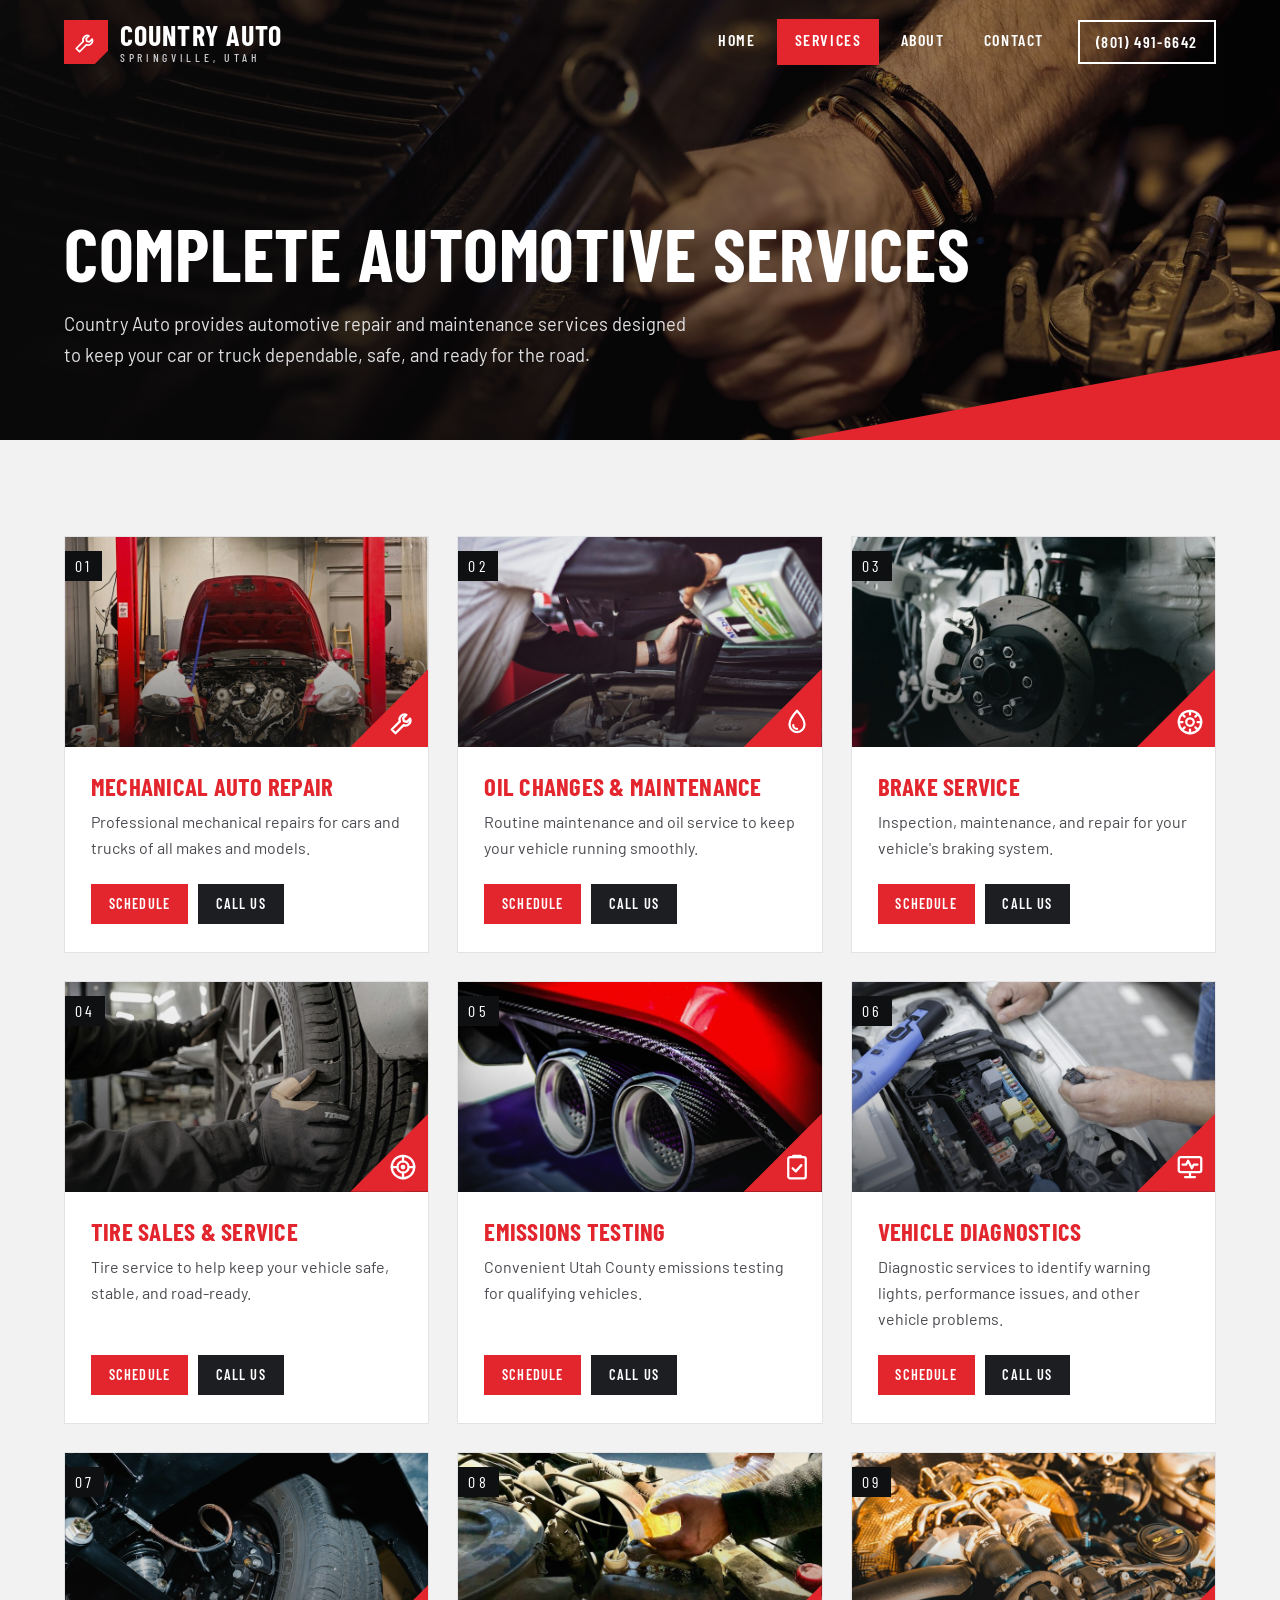
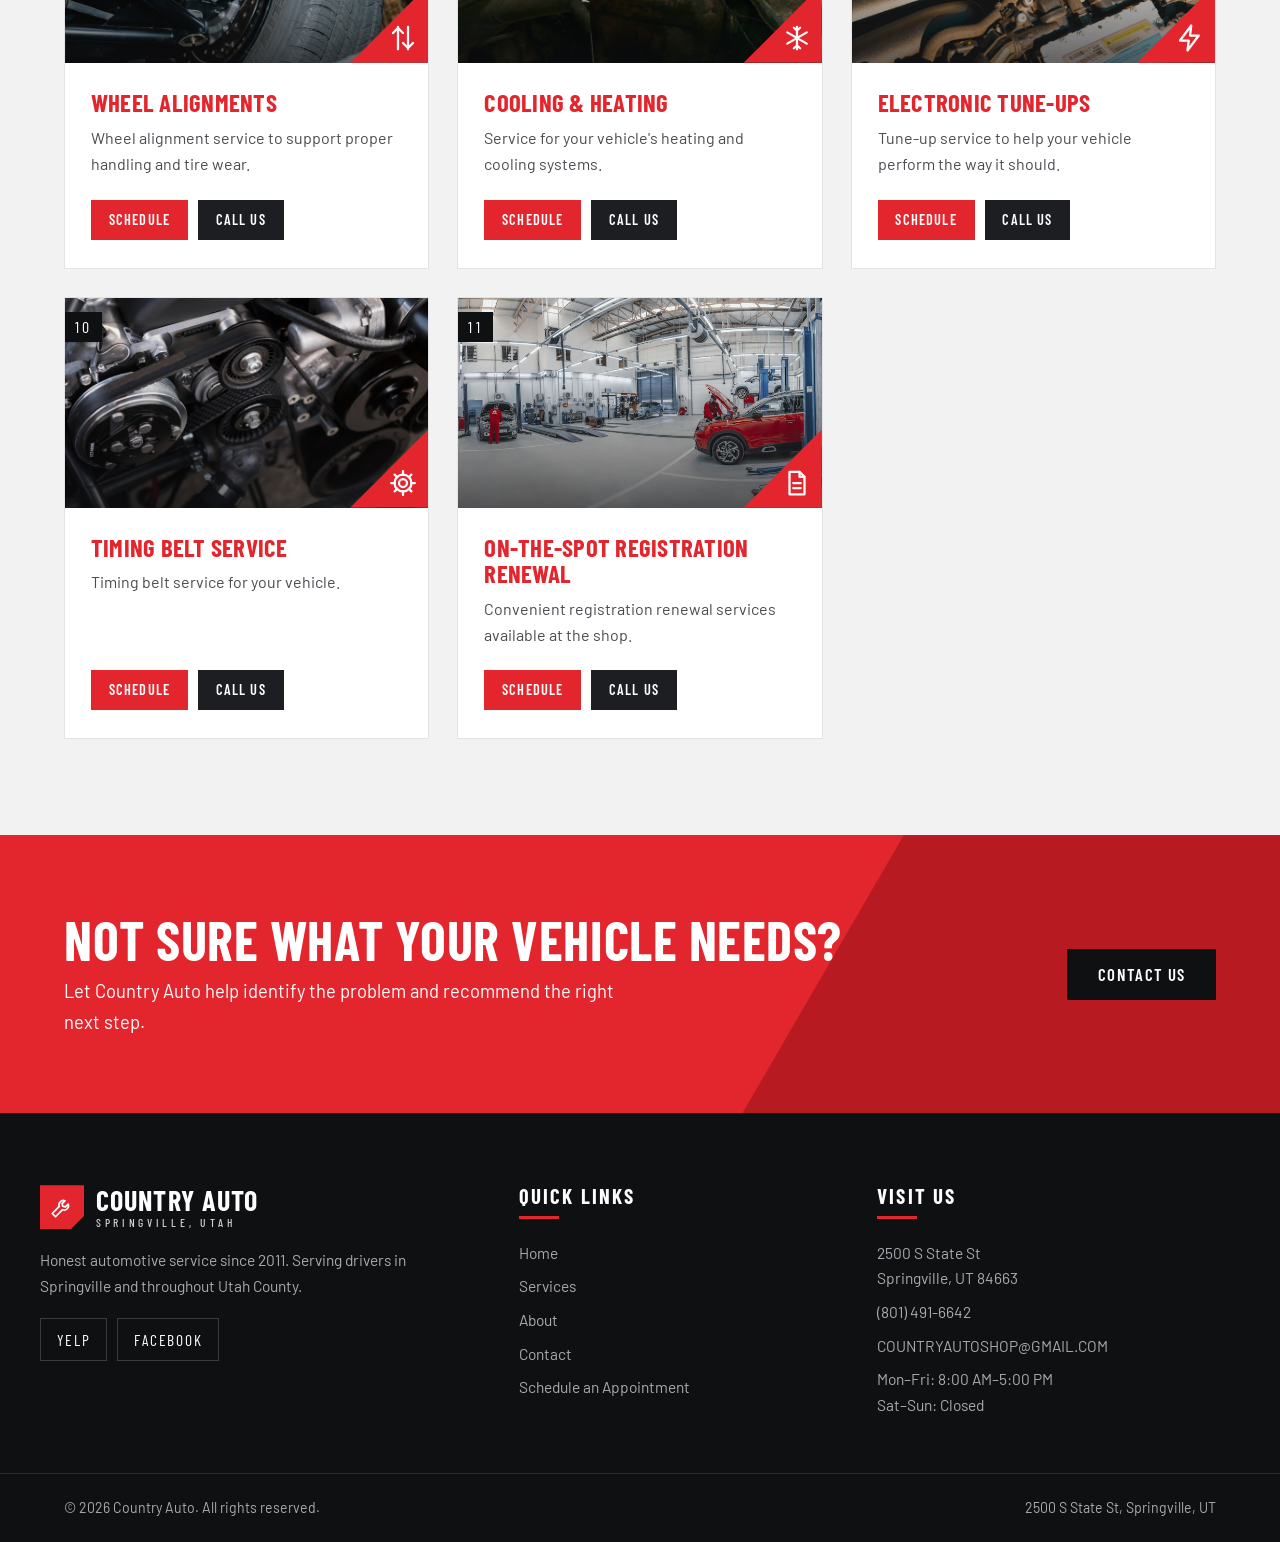
<file: services.html>
<!doctype html>
<html lang="en"><head><meta charset="utf-8"><meta name="viewport" content="width=device-width,initial-scale=1">
<title>Auto Services | Country Auto, Springville UT</title><meta name="description" content="Auto repair, oil changes, brakes, tires, emissions testing, diagnostics, alignments and more in Springville, Utah.">
<link rel="preconnect" href="https://fonts.googleapis.com"><link rel="preconnect" href="https://fonts.gstatic.com" crossorigin>
<link href="https://fonts.googleapis.com/css2?family=Barlow:wght@400;500;600&family=Barlow+Condensed:wght@500;600;700&display=swap" rel="stylesheet">
<link rel="stylesheet" href="css/style.css"></head><body>
<header class="site-header"><div class="wrap">
  <a class="logo" href="index.html" aria-label="Country Auto home"><span class="logo-mark"><i data-icon="wrench" class=""></i></span><span><b>Country Auto</b><small>Springville, Utah</small></span></a>
  <button class="nav-toggle" aria-label="Menu" aria-expanded="false">&#9776;</button>
  <nav class="nav"><a href="index.html">Home</a><a href="services.html" class="active">Services</a><a href="about.html">About</a><a href="contact.html">Contact</a><a class="nav-call" href="tel:+18014916642">(801) 491-6642</a></nav>
</div></header>
<section class="page-hero" style="background-image:url(img/wrench.jpg)"><div class="wrap"><h1>Complete Automotive Services</h1><p>Country Auto provides automotive repair and maintenance services designed to keep your car or truck dependable, safe, and ready for the road.</p></div></section>
<section class="section gray"><div class="wrap"><div class="cards"><article class="card"><div class="card-top" style="background-image:url(img/svc-repair.jpg)"><span class="num">01</span><i data-icon="wrench" class=""></i></div>
<div class="card-body"><h3>Mechanical Auto Repair</h3><p>Professional mechanical repairs for cars and trucks of all makes and models.</p><div class="card-actions"><a class="btn sm" href="index.html#appointment">Schedule</a><a class="btn sm dark" href="tel:+18014916642">Call Us</a></div></div></article><article class="card"><div class="card-top" style="background-image:url(img/svc-oil.jpg)"><span class="num">02</span><i data-icon="oil" class=""></i></div>
<div class="card-body"><h3>Oil Changes & Maintenance</h3><p>Routine maintenance and oil service to keep your vehicle running smoothly.</p><div class="card-actions"><a class="btn sm" href="index.html#appointment">Schedule</a><a class="btn sm dark" href="tel:+18014916642">Call Us</a></div></div></article><article class="card"><div class="card-top" style="background-image:url(img/svc-brake.jpg)"><span class="num">03</span><i data-icon="brake" class=""></i></div>
<div class="card-body"><h3>Brake Service</h3><p>Inspection, maintenance, and repair for your vehicle's braking system.</p><div class="card-actions"><a class="btn sm" href="index.html#appointment">Schedule</a><a class="btn sm dark" href="tel:+18014916642">Call Us</a></div></div></article><article class="card"><div class="card-top" style="background-image:url(img/svc-tire.jpg)"><span class="num">04</span><i data-icon="tire" class=""></i></div>
<div class="card-body"><h3>Tire Sales & Service</h3><p>Tire service to help keep your vehicle safe, stable, and road-ready.</p><div class="card-actions"><a class="btn sm" href="index.html#appointment">Schedule</a><a class="btn sm dark" href="tel:+18014916642">Call Us</a></div></div></article><article class="card"><div class="card-top" style="background-image:url(img/svc-emissions.jpg)"><span class="num">05</span><i data-icon="emissions" class=""></i></div>
<div class="card-body"><h3>Emissions Testing</h3><p>Convenient Utah County emissions testing for qualifying vehicles.</p><div class="card-actions"><a class="btn sm" href="index.html#appointment">Schedule</a><a class="btn sm dark" href="tel:+18014916642">Call Us</a></div></div></article><article class="card"><div class="card-top" style="background-image:url(img/svc-diag.jpg)"><span class="num">06</span><i data-icon="diag" class=""></i></div>
<div class="card-body"><h3>Vehicle Diagnostics</h3><p>Diagnostic services to identify warning lights, performance issues, and other vehicle problems.</p><div class="card-actions"><a class="btn sm" href="index.html#appointment">Schedule</a><a class="btn sm dark" href="tel:+18014916642">Call Us</a></div></div></article><article class="card"><div class="card-top" style="background-image:url(img/svc-align.jpg)"><span class="num">07</span><i data-icon="align" class=""></i></div>
<div class="card-body"><h3>Wheel Alignments</h3><p>Wheel alignment service to support proper handling and tire wear.</p><div class="card-actions"><a class="btn sm" href="index.html#appointment">Schedule</a><a class="btn sm dark" href="tel:+18014916642">Call Us</a></div></div></article><article class="card"><div class="card-top" style="background-image:url(img/svc-cooling.jpg)"><span class="num">08</span><i data-icon="climate" class=""></i></div>
<div class="card-body"><h3>Cooling & Heating</h3><p>Service for your vehicle's heating and cooling systems.</p><div class="card-actions"><a class="btn sm" href="index.html#appointment">Schedule</a><a class="btn sm dark" href="tel:+18014916642">Call Us</a></div></div></article><article class="card"><div class="card-top" style="background-image:url(img/svc-tune.jpg)"><span class="num">09</span><i data-icon="bolt" class=""></i></div>
<div class="card-body"><h3>Electronic Tune-Ups</h3><p>Tune-up service to help your vehicle perform the way it should.</p><div class="card-actions"><a class="btn sm" href="index.html#appointment">Schedule</a><a class="btn sm dark" href="tel:+18014916642">Call Us</a></div></div></article><article class="card"><div class="card-top" style="background-image:url(img/svc-belt.jpg)"><span class="num">10</span><i data-icon="gear" class=""></i></div>
<div class="card-body"><h3>Timing Belt Service</h3><p>Timing belt service for your vehicle.</p><div class="card-actions"><a class="btn sm" href="index.html#appointment">Schedule</a><a class="btn sm dark" href="tel:+18014916642">Call Us</a></div></div></article><article class="card"><div class="card-top" style="background-image:url(img/svc-reg.jpg)"><span class="num">11</span><i data-icon="doc" class=""></i></div>
<div class="card-body"><h3>On-the-Spot Registration Renewal</h3><p>Convenient registration renewal services available at the shop.</p><div class="card-actions"><a class="btn sm" href="index.html#appointment">Schedule</a><a class="btn sm dark" href="tel:+18014916642">Call Us</a></div></div></article></div></div></section>
<section class="cta-band"><div class="wrap"><div><h2>Not Sure What Your Vehicle Needs?</h2><p>Let Country Auto help identify the problem and recommend the right next step.</p></div><a class="btn" href="contact.html">Contact Us</a></div></section>
<footer class="site-footer"><div class="wrap footer-main">
  <div><a class="logo" href="index.html"><span class="logo-mark"><i data-icon="wrench" class=""></i></span><span><b>Country Auto</b><small>Springville, Utah</small></span></a>
  <p style="max-width:380px">Honest automotive service since 2011. Serving drivers in Springville and throughout Utah County.</p>
  <div class="socials"><a href="https://www.yelp.com/biz/country-auto-springville" target="_blank" rel="noopener">Yelp</a><a href="https://www.facebook.com/CountryAutoUT" target="_blank" rel="noopener">Facebook</a></div></div>
  <div><h4>Quick Links</h4><ul><li><a href="index.html">Home</a></li><li><a href="services.html">Services</a></li><li><a href="about.html">About</a></li><li><a href="contact.html">Contact</a></li><li><a href="index.html#appointment">Schedule an Appointment</a></li></ul></div>
  <div><h4>Visit Us</h4><address><span>2500 S State St<br>Springville, UT 84663</span><a href="tel:+18014916642">(801) 491-6642</a><a href="mailto:COUNTRYAUTOSHOP@GMAIL.COM">COUNTRYAUTOSHOP@GMAIL.COM</a><span>Mon–Fri: 8:00 AM–5:00 PM<br>Sat–Sun: Closed</span></address></div>
</div><div class="footer-bottom"><div class="wrap"><span>&copy; 2026 Country Auto. All rights reserved.</span><span>2500 S State St, Springville, UT</span></div></div></footer>
<script src="js/main.js"></script></body></html>
</file>
<file: css/style.css>
:root{
  --red:#e3262e;--red-dark:#b81a21;--ink:#0f1012;--char:#1d1e21;--char-2:#2a2b2f;
  --gray:#f2f2f3;--line:#e3e3e6;--text:#4a4b50;--white:#fff;
  --head:'Barlow Condensed','Arial Narrow',Impact,sans-serif;
  --body:'Barlow',system-ui,-apple-system,'Segoe UI',Arial,sans-serif;
  --wrap:1200px;
}
*,*::before,*::after{box-sizing:border-box}
html{scroll-behavior:smooth}
body{margin:0;font-family:var(--body);font-size:17px;line-height:1.65;color:var(--text);background:#fff;overflow-x:hidden}
img{max-width:100%;display:block}
a{color:inherit;text-decoration:none}
h1,h2,h3,h4{font-family:var(--head);color:var(--ink);text-transform:uppercase;line-height:1.05;margin:0 0 .5em;letter-spacing:.01em}
p{margin:0 0 1em}
.wrap{width:100%;max-width:var(--wrap);margin:0 auto;padding:0 24px}
.icon{width:1em;height:1em;stroke:currentColor;fill:none;stroke-width:1.6;stroke-linecap:round;stroke-linejoin:round}

/* buttons */
.btn{display:inline-flex;align-items:center;justify-content:center;gap:.6em;font-family:var(--head);font-weight:600;font-size:1.05rem;letter-spacing:.08em;text-transform:uppercase;padding:.85em 1.7em;border:2px solid var(--red);background:var(--red);color:#fff;cursor:pointer;transition:.2s;line-height:1.1;text-align:center}
.btn:hover{background:var(--red-dark);border-color:var(--red-dark)}
.btn.dark{background:var(--char);border-color:var(--char)}
.btn.dark:hover{background:#000;border-color:#000}
.btn.ghost{background:transparent;border-color:#fff;color:#fff}
.btn.ghost:hover{background:#fff;color:var(--ink)}
.btn.sm{font-size:.9rem;padding:.7em 1.1em}
.btn .icon{font-size:1.15em}

/* header */
.site-header{position:absolute;top:0;left:0;right:0;z-index:50;color:#fff}
.site-header .wrap{display:flex;align-items:center;justify-content:space-between;height:84px}
.logo{display:flex;align-items:center;gap:12px;font-family:var(--head);text-transform:uppercase;line-height:1}
.logo-mark{width:44px;height:44px;background:var(--red);display:grid;place-items:center;clip-path:polygon(0 0,100% 0,100% 70%,70% 100%,0 100%);font-size:26px;color:#fff}
.logo b{display:block;font-size:1.75rem;font-weight:700;letter-spacing:.04em}
.logo small{display:block;font-size:.72rem;letter-spacing:.32em;font-weight:500;color:#cfcfd3;margin-top:3px}
.nav{display:flex;align-items:center;gap:4px}
.nav a{font-family:var(--head);font-weight:600;letter-spacing:.1em;text-transform:uppercase;font-size:1rem;padding:.55em 1.1em;transition:.2s;border-bottom:3px solid transparent}
.nav a:hover{color:var(--red)}
.nav a.active{background:var(--red);color:#fff}
.nav a.nav-call{margin-left:12px;border:2px solid #fff;padding:.45em 1em}
.nav a.nav-call:hover{background:#fff;color:var(--ink)}
.nav-toggle{display:none;background:none;border:2px solid #fff;color:#fff;width:46px;height:46px;cursor:pointer;font-size:24px;padding:0;place-items:center}

/* hero */
.hero{position:relative;color:#fff;background:#0b0b0c url(../img/hero.jpg) center/cover;min-height:700px;display:flex;align-items:center;overflow:hidden}
.hero::before{content:"";position:absolute;inset:0;background:linear-gradient(90deg,rgba(10,10,11,.92) 0%,rgba(10,10,11,.7) 45%,rgba(10,10,11,.15) 100%)}
.hero::after{content:"";position:absolute;right:0;bottom:0;width:46%;height:150px;background:var(--red);clip-path:polygon(100% 0,100% 100%,0 100%);opacity:.95}
.hero .wrap{position:relative;z-index:2;padding-top:120px;padding-bottom:150px}
.hero-copy{max-width:640px}
.eyebrow{display:inline-block;font-family:var(--head);font-weight:600;letter-spacing:.22em;text-transform:uppercase;font-size:1rem;color:#fff;margin-bottom:14px;padding-left:16px;border-left:4px solid var(--red)}
.hero h1{font-size:clamp(3rem,7.4vw,5.6rem);color:#fff;font-weight:700;margin-bottom:.35em}
.hero h1 span{color:var(--red)}
.hero p{font-size:1.2rem;color:#e2e2e5;max-width:540px;margin-bottom:2em}
.hero .btns{display:flex;flex-wrap:wrap;gap:14px}
.hero-badge{position:absolute;z-index:3;right:6%;top:50%;width:92px;height:92px;border-radius:50%;background:var(--red);display:grid;place-items:center;text-align:center;font-family:var(--head);text-transform:uppercase;line-height:1;box-shadow:0 0 0 8px rgba(227,38,46,.25)}
.hero-badge small{display:block;font-size:.7rem;letter-spacing:.2em}
.hero-badge b{font-size:2rem;font-weight:700}

/* page hero */
.page-hero{position:relative;color:#fff;min-height:440px;display:flex;align-items:flex-end;background:#0b0b0c center/cover;overflow:hidden}
.page-hero::before{content:"";position:absolute;inset:0;background:linear-gradient(90deg,rgba(10,10,11,.92),rgba(10,10,11,.55) 60%,rgba(10,10,11,.3))}
.page-hero::after{content:"";position:absolute;right:0;bottom:0;width:38%;height:90px;background:var(--red);clip-path:polygon(100% 0,100% 100%,0 100%)}
.page-hero .wrap{position:relative;z-index:2;padding-top:150px;padding-bottom:70px}
.page-hero h1{font-size:clamp(2.6rem,6vw,4.6rem);color:#fff;margin-bottom:.25em}
.page-hero p{max-width:640px;font-size:1.15rem;color:#e2e2e5;margin:0}
.page-hero .sub{font-family:var(--head);font-size:clamp(1.2rem,2.4vw,1.7rem);text-transform:uppercase;letter-spacing:.08em;color:#fff;margin-bottom:10px}
.page-hero .sub::before{content:"";display:inline-block;width:34px;height:4px;background:var(--red);vertical-align:middle;margin-right:12px}

/* sections */
.section{padding:96px 0;position:relative}
.section.gray{background:var(--gray)}
.section.dark{background:var(--char);color:#c9c9ce}
.section.dark h2,.section.dark h3{color:#fff}
.kicker{display:block;font-family:var(--head);font-weight:600;letter-spacing:.24em;text-transform:uppercase;font-size:1rem;color:var(--red);margin-bottom:10px}
.section h2{font-size:clamp(2.2rem,4.4vw,3.4rem);font-weight:700}
.section-head{margin-bottom:48px}
.section-head.center{text-align:center;max-width:720px;margin-left:auto;margin-right:auto}
.rule{width:64px;height:5px;background:var(--red);margin:0 0 24px}
.center .rule{margin-left:auto;margin-right:auto}

/* split / vehicle */
.split{display:grid;grid-template-columns:1fr 1.05fr;gap:64px;align-items:center}
.split.rev{grid-template-columns:1.05fr 1fr}
.split .copy .btns{display:flex;flex-wrap:wrap;gap:14px;margin-top:28px}
.vehicle{position:relative;min-height:440px}
.vehicle::before{content:"";position:absolute;inset:-40px -60px -40px 8%;background:var(--red);clip-path:polygon(22% 0,100% 0,100% 100%,0 100%)}
.vehicle::after{content:"";position:absolute;inset:-40px -60px -40px 22%;background:var(--ink);clip-path:polygon(40% 0,100% 0,100% 100%,0 100%);opacity:.9;transform:translateX(14%)}
.vehicle img{position:relative;z-index:2;width:100%;height:100%;min-height:440px;object-fit:cover;clip-path:polygon(9% 0,100% 0,100% 100%,0 100%);box-shadow:0 24px 50px rgba(0,0,0,.3)}
.vehicle.left::before{inset:-40px 8% -40px -60px;clip-path:polygon(0 0,78% 0,100% 100%,0 100%)}
.vehicle.left::after{display:none}
.vehicle.left img{clip-path:polygon(0 0,100% 0,91% 100%,0 100%)}
.check-list{list-style:none;margin:24px 0 0;padding:0;display:grid;gap:14px}
.check-list li{display:flex;gap:12px;align-items:flex-start}
.check-list .icon{color:var(--red);font-size:1.4em;flex:none;margin-top:3px;stroke-width:2.4}

/* service cards */
.cards{display:grid;grid-template-columns:repeat(3,1fr);gap:28px}
.card{background:#fff;border:1px solid var(--line);display:flex;flex-direction:column;transition:.25s;position:relative}
.card:hover{transform:translateY(-6px);box-shadow:0 18px 40px rgba(0,0,0,.12)}
.card-top{background:var(--char);height:150px;position:relative;display:grid;place-items:center;color:#fff;overflow:hidden}
.card-top::before{content:"";position:absolute;right:0;top:0;bottom:0;width:48%;background:var(--red);clip-path:polygon(40% 0,100% 0,100% 100%,0 100%)}
.card-top .icon{font-size:70px;position:relative;z-index:2;stroke-width:1.3}
.card-top .num{position:absolute;left:16px;top:12px;font-family:var(--head);font-size:1rem;letter-spacing:.2em;color:#85868c;z-index:2}
.card-body{padding:26px 26px 28px;display:flex;flex-direction:column;flex:1}
.card h3{font-size:1.55rem;color:var(--red);margin-bottom:.4em}
.card p{font-size:1rem;flex:1}
.card-actions{display:flex;gap:10px;flex-wrap:wrap;margin-top:6px}
.cards.five-up{grid-template-columns:repeat(3,1fr)}

/* feature (about) tiles */
.tiles{display:grid;grid-template-columns:repeat(2,1fr);gap:28px}
.tile{background:#fff;padding:36px 34px;border-left:6px solid var(--red);box-shadow:0 8px 30px rgba(0,0,0,.07)}
.tile .icon{font-size:42px;color:var(--red);margin-bottom:14px}
.tile h3{font-size:1.7rem}
.tile p{margin:0}

/* promo */
.promo{position:relative;background:#101012 url(../img/promo-bg.jpg) center/cover;color:#fff;overflow:hidden;padding:0}
.promo::before{content:"";position:absolute;inset:0;background:rgba(14,14,16,.82)}
.promo::after{content:"";position:absolute;left:0;top:0;width:100%;height:80px;background:var(--gray);clip-path:polygon(0 0,100% 0,0 100%)}
.promo .wrap{position:relative;z-index:2;display:grid;grid-template-columns:1fr 1fr;align-items:center;gap:40px;padding-top:130px;padding-bottom:110px}
.promo-img{position:relative}
.promo-img::before{content:"";position:absolute;inset:-26px 30px -26px -60px;background:var(--red);clip-path:polygon(0 0,100% 0,82% 100%,0 100%)}
.promo-img img{position:relative;width:100%;height:480px;object-fit:cover;object-position:center 25%;clip-path:polygon(0 0,100% 0,84% 100%,0 100%);box-shadow:0 20px 50px rgba(0,0,0,.5)}
.promo-copy{padding-left:20px}
.promo-copy .small{font-family:var(--head);letter-spacing:.25em;text-transform:uppercase;color:#d7d7da;font-size:1.05rem;margin-bottom:8px;display:block}
.promo-copy h2{color:#fff;font-size:clamp(2.4rem,5vw,4rem)}
.promo-copy p{font-size:1.15rem;color:#dcdce0;max-width:480px}
.promo-copy .btns{display:flex;flex-wrap:wrap;gap:14px;margin-top:28px}

/* info bar */
.info-bar{background:var(--ink);color:#fff}
.info-bar .wrap{display:grid;grid-template-columns:repeat(4,1fr)}
.info-item{padding:34px 24px;border-right:1px solid #2a2b2f;display:flex;gap:16px;align-items:flex-start;transition:.2s}
.info-item:first-child{border-left:1px solid #2a2b2f}
.info-item:hover{background:var(--red)}
.info-item .icon{font-size:34px;color:var(--red);flex:none;transition:.2s}
.info-item:hover .icon{color:#fff}
.info-item b{display:block;font-family:var(--head);font-size:1.25rem;letter-spacing:.1em;text-transform:uppercase;margin-bottom:2px}
.info-item span{font-size:.98rem;color:#c9c9ce;word-break:break-word}
.info-item:hover span{color:#fff}

/* appointment */
.appt{background:var(--char);position:relative;overflow:hidden;padding:96px 0}
.appt::before{content:"";position:absolute;left:0;top:0;bottom:0;width:48%;background:var(--red);clip-path:polygon(0 0,100% 0,72% 100%,0 100%)}
.appt .wrap{position:relative;z-index:2;display:grid;grid-template-columns:.82fr 1.18fr;gap:56px;align-items:start}
.appt-copy{color:#fff;padding-top:12px}
.appt-copy h2{color:#fff;font-size:clamp(2.4rem,4.6vw,3.6rem)}
.appt-copy p{font-size:1.1rem;color:#fff;max-width:380px}
.appt-copy .proto{display:inline-block;margin-top:10px;font-family:var(--head);letter-spacing:.14em;text-transform:uppercase;background:var(--ink);padding:.4em .9em;font-size:.9rem}
.appt-copy .call{margin-top:30px;display:flex;align-items:center;gap:14px;font-family:var(--head);font-size:1.7rem;letter-spacing:.04em;line-height:1.1}
.appt-copy .call .icon{font-size:40px;background:var(--ink);padding:10px;box-sizing:content-box;stroke-width:1.8}
.appt-copy .call small{display:block;font-size:.85rem;letter-spacing:.2em;text-transform:uppercase;opacity:.85}
.form-card{background:#fff;padding:40px;box-shadow:0 30px 60px rgba(0,0,0,.35);border-top:6px solid var(--ink)}
.form-card h3{font-size:1.9rem;margin-bottom:6px}
.form-card .note{font-size:.95rem;color:#6b6c72;margin-bottom:22px}
.form-grid{display:grid;grid-template-columns:repeat(2,1fr);gap:16px 18px}
.field{display:flex;flex-direction:column;min-width:0}
.field.full{grid-column:1/-1}
.field label{font-family:var(--head);font-weight:600;font-size:.95rem;letter-spacing:.1em;text-transform:uppercase;color:var(--ink);margin-bottom:6px}
.field label i{color:var(--red);font-style:normal}
.field input,.field select,.field textarea{width:100%;font:inherit;font-size:1rem;color:var(--ink);background:var(--gray);border:2px solid transparent;border-bottom-color:#cfcfd4;padding:13px 14px;border-radius:0;transition:.15s;appearance:none;-webkit-appearance:none}
.field select{background-image:linear-gradient(45deg,transparent 50%,var(--ink) 50%),linear-gradient(135deg,var(--ink) 50%,transparent 50%);background-position:calc(100% - 20px) 55%,calc(100% - 14px) 55%;background-size:6px 6px;background-repeat:no-repeat;padding-right:38px}
.field textarea{min-height:110px;resize:vertical}
.field input:focus,.field select:focus,.field textarea:focus{outline:none;border-color:var(--red);background:#fff}
.field input:user-invalid,.field select:user-invalid{border-color:var(--red)}
.form-card .btn{width:100%;margin-top:22px;padding:1.05em;font-size:1.15rem}
.form-status{display:none;margin-top:18px;padding:16px 18px;background:#f4f4f5;border-left:5px solid var(--red);color:var(--ink);font-size:1rem}
.form-status.show{display:block}

/* CTA band */
.cta-band{background:var(--red);color:#fff;position:relative;overflow:hidden;padding:76px 0}
.cta-band::before{content:"";position:absolute;right:0;top:0;bottom:0;width:42%;background:var(--red-dark);clip-path:polygon(30% 0,100% 0,100% 100%,0 100%)}
.cta-band .wrap{position:relative;z-index:2;display:flex;justify-content:space-between;align-items:center;gap:30px;flex-wrap:wrap}
.cta-band h2{color:#fff;font-size:clamp(2.2rem,4.6vw,3.4rem);margin:0 0 8px}
.cta-band p{margin:0;font-size:1.15rem;max-width:560px}
.cta-band .btn{background:var(--ink);border-color:var(--ink)}
.cta-band .btn:hover{background:#fff;color:var(--ink);border-color:#fff}

/* contact */
.contact-grid{display:grid;grid-template-columns:repeat(4,1fr);gap:24px;margin-top:-1px}
.c-card{background:#fff;padding:32px 26px;border:1px solid var(--line);border-top:5px solid var(--red);box-shadow:0 8px 28px rgba(0,0,0,.06)}
.c-card .icon{font-size:40px;color:var(--red);margin-bottom:12px}
.c-card h3{font-size:1.4rem;margin-bottom:.3em}
.c-card p{margin:0;word-break:break-word}
.c-card a:hover{color:var(--red)}
.map-row{display:grid;grid-template-columns:1fr 1.3fr;gap:48px;align-items:stretch}
.map-box{position:relative;min-height:420px;background:var(--char)}
.map-box::before{content:"";position:absolute;inset:-14px 14px 14px -14px;background:var(--red);z-index:0}
.map-box iframe{position:relative;z-index:1;width:100%;height:100%;min-height:420px;border:0;display:block}
.hours{list-style:none;margin:20px 0 0;padding:0;border-top:1px solid var(--line)}
.hours li{display:flex;justify-content:space-between;gap:16px;padding:14px 0;border-bottom:1px solid var(--line);font-size:1.05rem}
.hours b{font-family:var(--head);letter-spacing:.08em;text-transform:uppercase;color:var(--ink);font-size:1.1rem}

/* footer */
.site-footer{background:var(--ink);color:#a9aaaf;font-size:.97rem}
.footer-main{display:grid;grid-template-columns:1.4fr 1fr 1.2fr;gap:56px;padding:72px 0 56px}
.site-footer h4{color:#fff;font-size:1.3rem;letter-spacing:.1em;margin-bottom:1em;position:relative;padding-bottom:12px}
.site-footer h4::after{content:"";position:absolute;left:0;bottom:0;width:40px;height:3px;background:var(--red)}
.site-footer ul{list-style:none;margin:0;padding:0;display:grid;gap:8px}
.site-footer a:hover{color:var(--red)}
.site-footer .logo{color:#fff;margin-bottom:18px}
.site-footer address{font-style:normal;display:grid;gap:8px}
.socials{display:flex;gap:10px;margin-top:20px;flex-wrap:wrap}
.socials a{border:1px solid #3a3b40;padding:.5em 1em;font-family:var(--head);letter-spacing:.12em;text-transform:uppercase;color:#fff}
.socials a:hover{background:var(--red);border-color:var(--red);color:#fff}
.footer-bottom{border-top:1px solid #26272b;padding:22px 0;font-size:.88rem}
.footer-bottom .wrap{display:flex;justify-content:space-between;gap:12px;flex-wrap:wrap}

/* ---------- responsive ---------- */
@media (max-width:1080px){
  .cards,.cards.five-up{grid-template-columns:repeat(2,1fr)}
  .info-bar .wrap{grid-template-columns:repeat(2,1fr)}
  .info-item:nth-child(3){border-left:1px solid #2a2b2f}
  .contact-grid{grid-template-columns:repeat(2,1fr)}
  .appt .wrap{grid-template-columns:1fr}
  .appt::before{width:100%;height:300px;bottom:auto;clip-path:polygon(0 0,100% 0,100% 70%,0 100%)}
  .appt-copy p{max-width:560px}
  .hero-badge{display:none}
}
@media (max-width:900px){
  .split,.split.rev,.map-row,.promo .wrap{grid-template-columns:1fr}
  .split{gap:70px}
  .split.rev .vehicle{order:2}
  .vehicle{min-height:300px}
  .vehicle img{min-height:300px;height:340px}
  .vehicle::before{inset:-26px -24px -26px 10%}
  .vehicle::after{display:none}
  .vehicle.left::before{inset:-26px 10% -26px -24px}
  .promo .wrap{padding-top:120px;gap:70px}
  .promo-img img{height:340px}
  .promo-copy{padding-left:0}
  .tiles{grid-template-columns:1fr}
  .footer-main{grid-template-columns:1fr 1fr;gap:40px}
  .footer-main>div:first-child{grid-column:1/-1}
  .section{padding:72px 0}
  .map-box{min-height:340px}
}
@media (max-width:820px){
  .nav-toggle{display:grid}
  .nav{position:fixed;inset:84px 0 auto 0;background:var(--ink);flex-direction:column;align-items:stretch;gap:0;padding:8px 24px 24px;max-height:0;overflow:hidden;visibility:hidden;transition:.25s;opacity:0}
  .nav.open{max-height:480px;visibility:visible;opacity:1}
  .nav a{padding:1em 0;border-bottom:1px solid #2a2b2f;font-size:1.15rem}
  .nav a.active{background:none;color:var(--red)}
  .nav a.nav-call{margin:16px 0 0;text-align:center;background:var(--red);border-color:var(--red)}
  .site-header{position:absolute}
  .site-header.scrolled-open{background:var(--ink)}
}
@media (max-width:640px){
  body{font-size:16px}
  .wrap{padding:0 18px}
  .site-header .wrap{height:72px}
  .nav{inset:72px 0 auto 0}
  .logo b{font-size:1.45rem}.logo small{font-size:.62rem}.logo-mark{width:38px;height:38px;font-size:22px}
  .hero{min-height:620px}
  .hero::before{background:linear-gradient(180deg,rgba(10,10,11,.8),rgba(10,10,11,.88))}
  .hero .wrap{padding-top:110px;padding-bottom:130px}
  .hero::after{height:90px;width:60%}
  .hero .btns .btn,.promo-copy .btns .btn,.copy .btns .btn{width:100%}
  .cards,.cards.five-up,.info-bar .wrap,.contact-grid{grid-template-columns:1fr}
  .info-item{border-left:1px solid #2a2b2f;border-bottom:1px solid #2a2b2f}
  .form-card{padding:26px 20px}
  .form-grid{grid-template-columns:1fr}
  .footer-main{grid-template-columns:1fr}
  .cta-band .btn{width:100%}
  .page-hero{min-height:380px}
  .page-hero .wrap{padding-top:120px;padding-bottom:60px}
  .section-head{margin-bottom:34px}
  .promo-img::before{inset:-16px 20px -16px -18px}
  .tile{padding:28px 22px}
}
@media (prefers-reduced-motion:reduce){*{transition:none!important;scroll-behavior:auto!important}}
.split>*,.map-row>*,.promo .wrap>*,.appt .wrap>*{min-width:0}
.info-item span{font-size:.9rem}
/* photo service cards */
.card-top{height:210px;background-color:var(--char);background-size:cover;background-position:center;display:block}
.card-top::before{content:"";position:absolute;inset:0;width:auto;background:linear-gradient(180deg,rgba(15,16,18,.05) 40%,rgba(15,16,18,.65));clip-path:none}
.card-top::after{content:"";position:absolute;right:0;bottom:0;width:78px;height:78px;background:var(--red);clip-path:polygon(100% 0,100% 100%,0 100%)}
.card-top .icon{position:absolute;right:10px;bottom:10px;font-size:30px;stroke-width:1.8;z-index:3}
.card-top .num{color:#fff;background:var(--ink);padding:2px 10px;left:0;top:14px}
@media (max-width:640px){.card-top{height:190px}}
.vehicle{height:500px}.vehicle img{height:100%;min-height:0}@media(max-width:900px){.vehicle{height:340px}}
</file>
